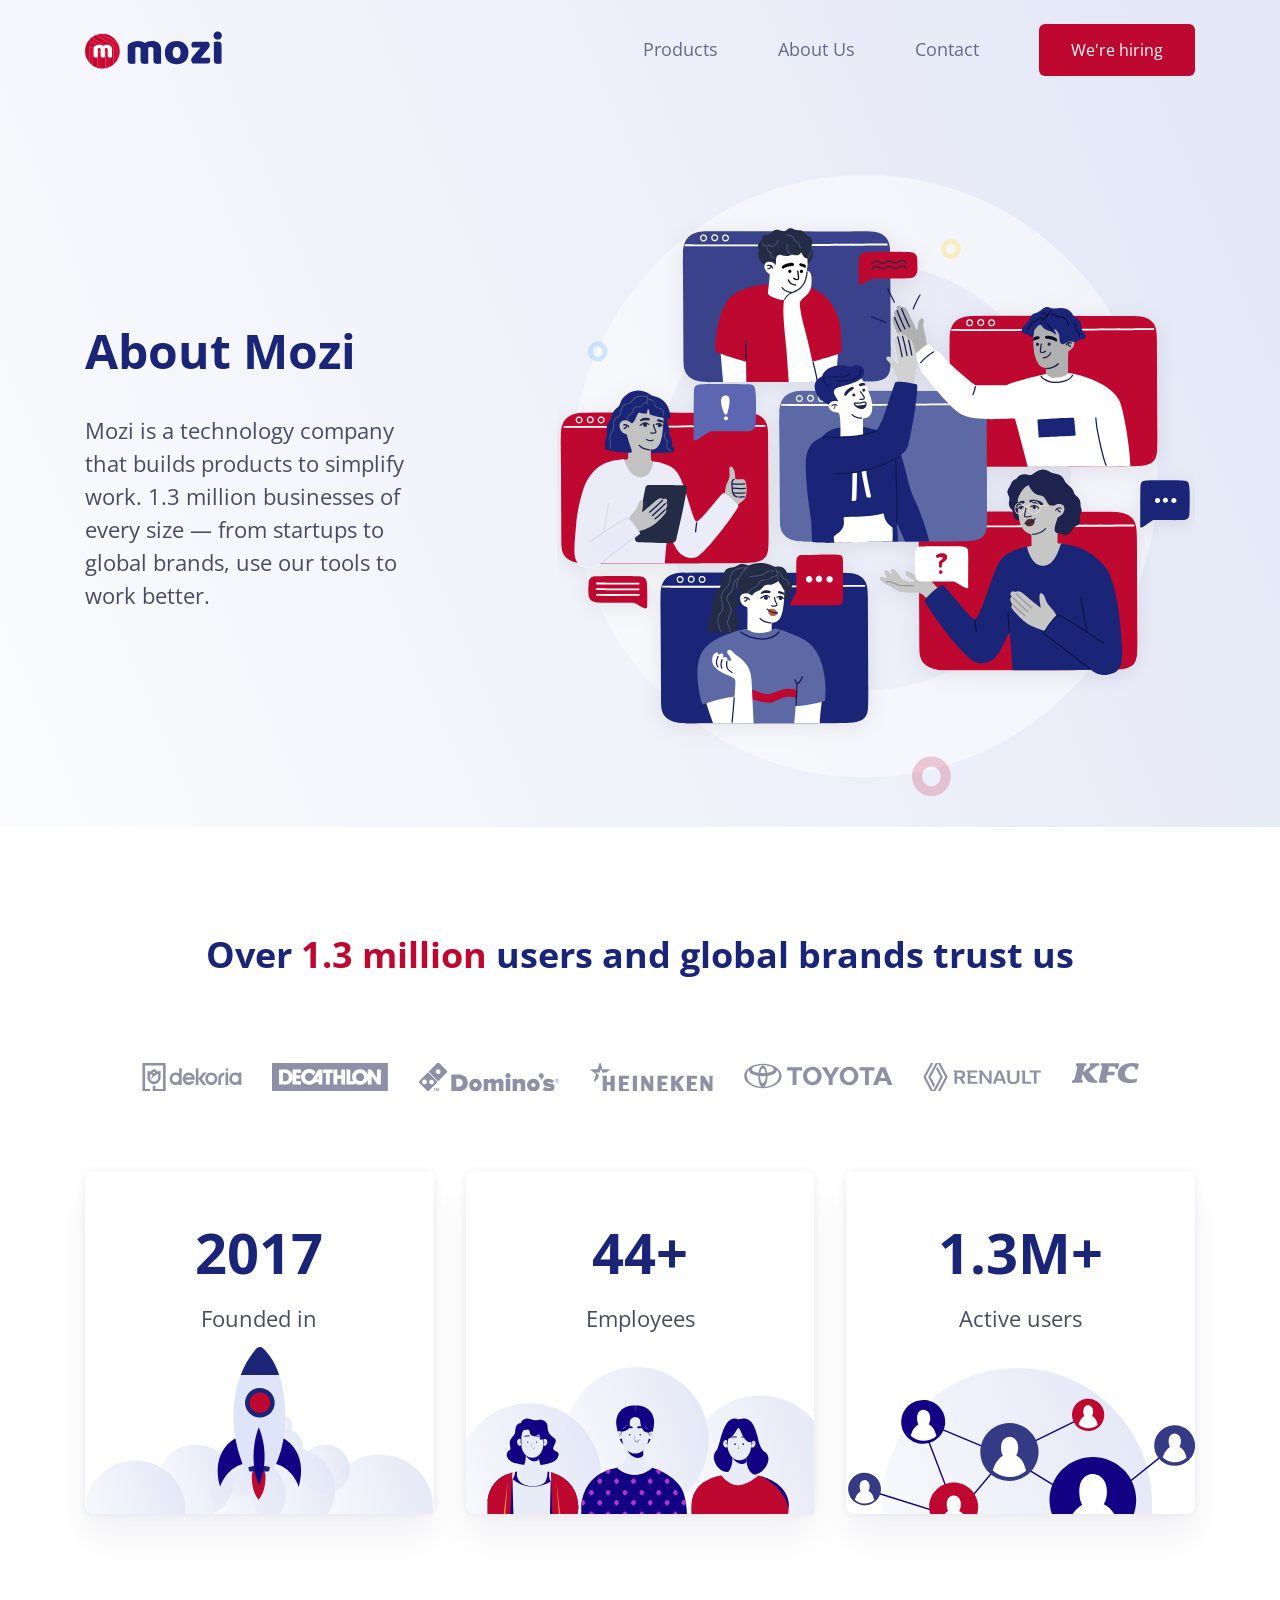
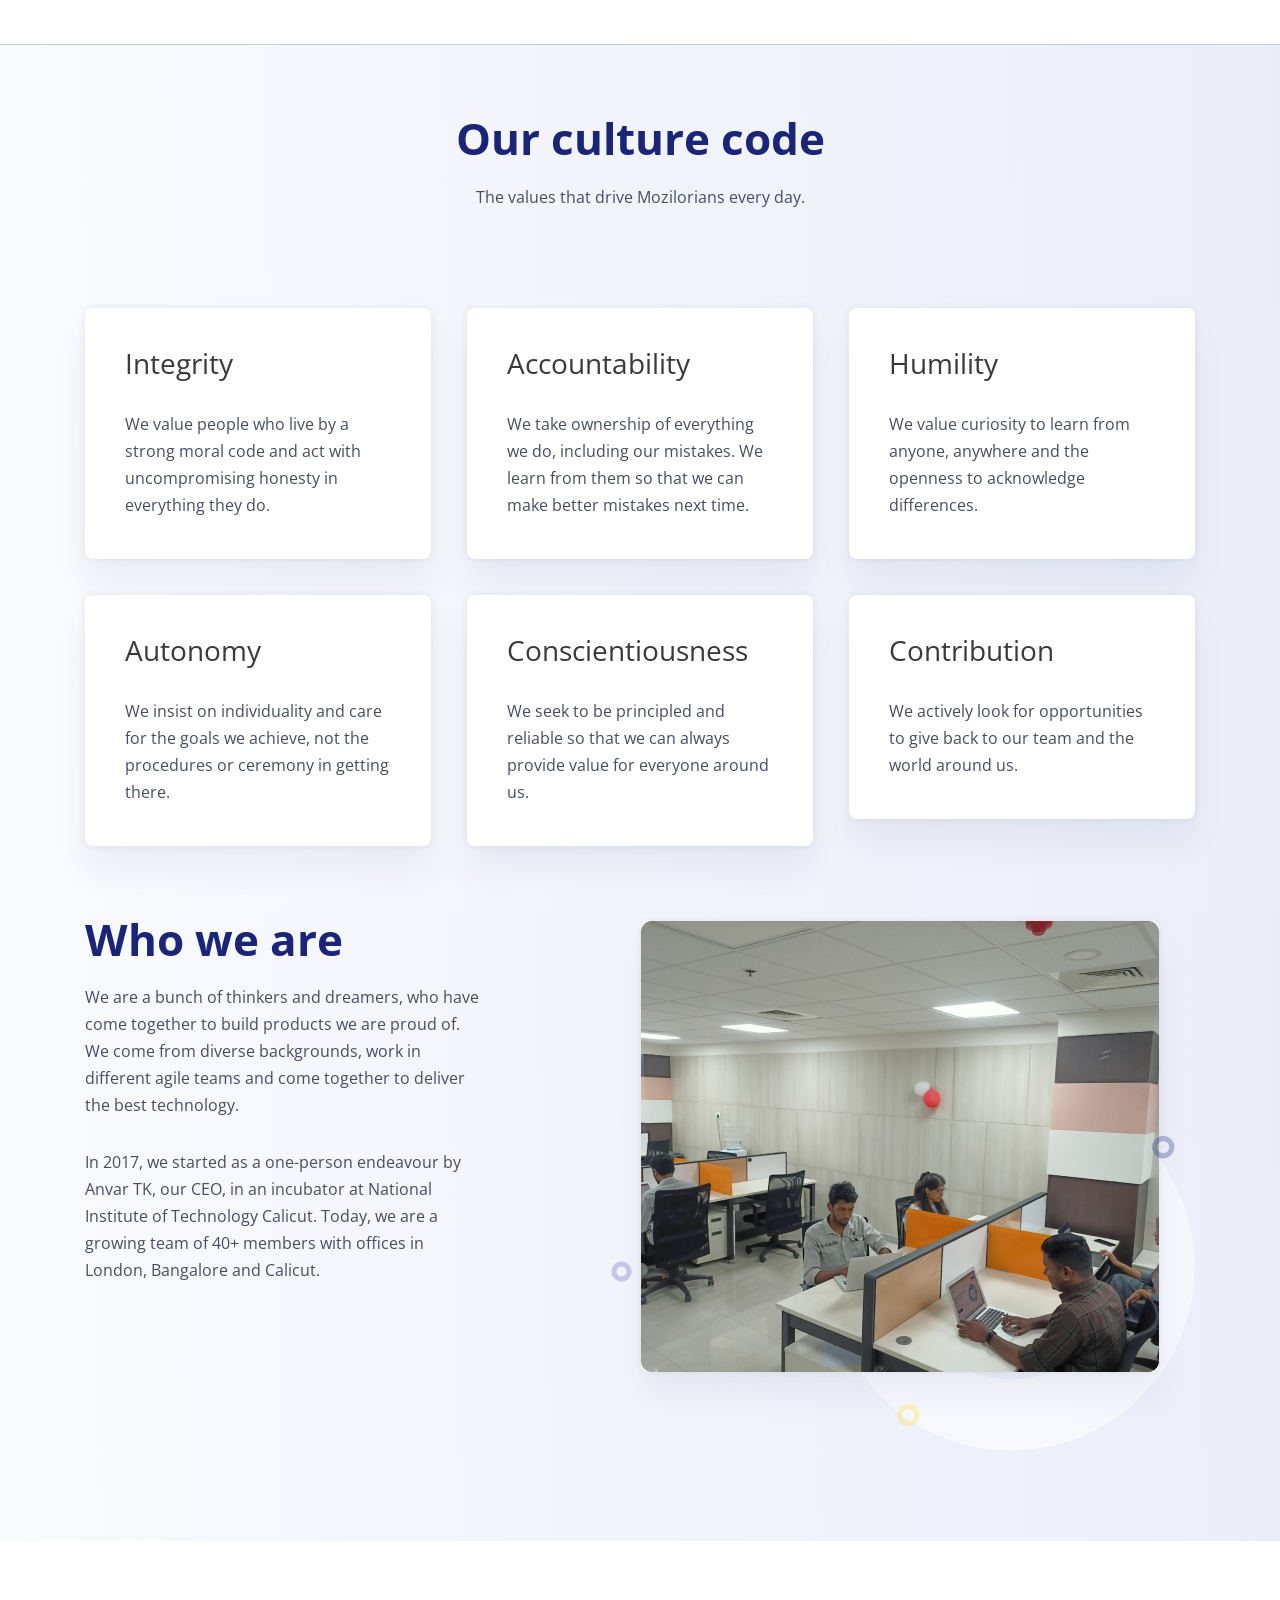
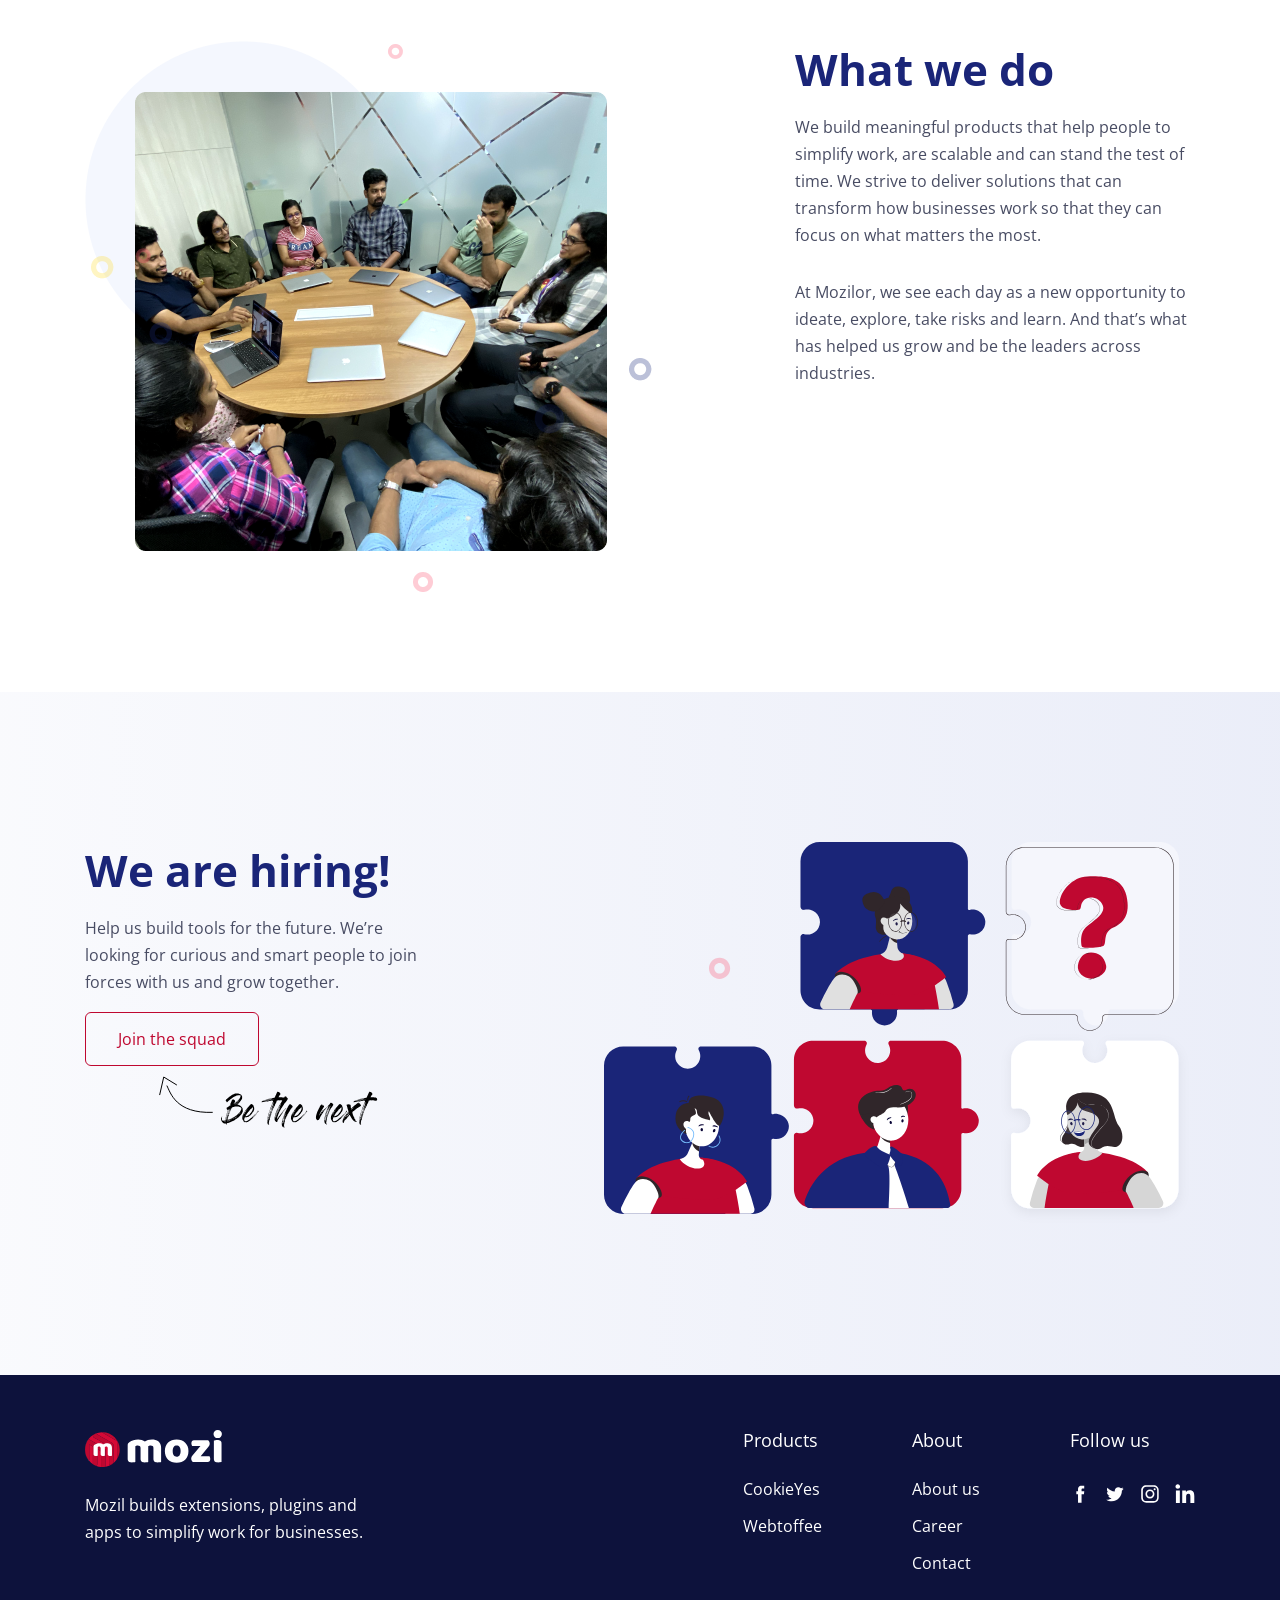
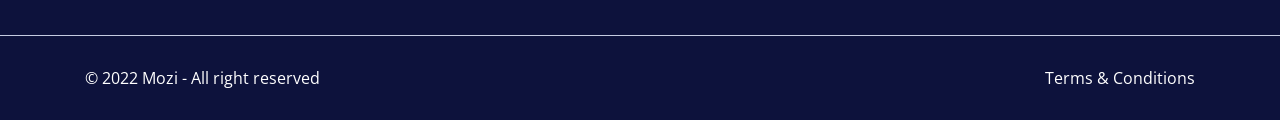
<file: index.html>
<!DOCTYPE html>
<html lang="en">

<head>
	<meta charset="UTF-8">
	<meta http-equiv="X-UA-Compatible" content="IE=edge">
	<meta name="viewport" content="width=device-width, initial-scale=1.0">
	<title>About</title>
	<link rel="stylesheet" href="css/style.css">
	<link href="https://fonts.googleapis.com/css2?family=Open+Sans:wght@400;700&display=swap" rel="stylesheet">
</head>

<body>

	<svg display="none">

		<symbol viewBox="0 0 512 512" id="arrow">
			<g clip-path="url(#clip0_473_386)">
				<path
					d="M322.7,128.4L423,233.4c6,5.8,9,13.7,9,22.4c0,8.7-3,16.5-9,22.4L322.7,383.6c-11.9,12.5-31.3,12.5-43.2,0  c-11.9-12.5-11.9-32.7,0-45.2l48.2-50.4h-217C93.7,288,80,273.7,80,256c0-17.7,13.7-32,30.6-32h217l-48.2-50.4  c-11.9-12.5-11.9-32.7,0-45.2C291.4,115.9,310.7,115.9,322.7,128.4z" />
			</g>
		</symbol>

		<symbol viewBox="0 0 56.693 56.693" id="facebook">
			<path
				d="M40.43,21.739h-7.645v-5.014c0-1.883,1.248-2.322,2.127-2.322c0.877,0,5.395,0,5.395,0V6.125l-7.43-0.029  c-8.248,0-10.125,6.174-10.125,10.125v5.518h-4.77v8.53h4.77c0,10.947,0,24.137,0,24.137h10.033c0,0,0-13.32,0-24.137h6.77  L40.43,21.739z" />
		</symbol>

		<symbol viewBox="0 0 56.693 56.693" id="twitter">
			<path
				d="M52.837,15.065c-1.811,0.805-3.76,1.348-5.805,1.591c2.088-1.25,3.689-3.23,4.444-5.592c-1.953,1.159-4.115,2-6.418,2.454  c-1.843-1.964-4.47-3.192-7.377-3.192c-5.581,0-10.106,4.525-10.106,10.107c0,0.791,0.089,1.562,0.262,2.303  c-8.4-0.422-15.848-4.445-20.833-10.56c-0.87,1.492-1.368,3.228-1.368,5.082c0,3.506,1.784,6.6,4.496,8.412  c-1.656-0.053-3.215-0.508-4.578-1.265c-0.001,0.042-0.001,0.085-0.001,0.128c0,4.896,3.484,8.98,8.108,9.91  c-0.848,0.23-1.741,0.354-2.663,0.354c-0.652,0-1.285-0.063-1.902-0.182c1.287,4.015,5.019,6.938,9.441,7.019  c-3.459,2.711-7.816,4.327-12.552,4.327c-0.815,0-1.62-0.048-2.411-0.142c4.474,2.869,9.786,4.541,15.493,4.541  c18.591,0,28.756-15.4,28.756-28.756c0-0.438-0.009-0.875-0.028-1.309C49.769,18.873,51.483,17.092,52.837,15.065z" />
		</symbol>

		<symbol viewBox="0 0 56.7 56.7" id="instagram">
			<g>
				<path d="M28.2,16.7c-7,0-12.8,5.7-12.8,12.8s5.7,12.8,12.8,12.8S41,36.5,41,29.5S35.2,16.7,28.2,16.7z M28.2,37.7
					c-4.5,0-8.2-3.7-8.2-8.2s3.7-8.2,8.2-8.2s8.2,3.7,8.2,8.2S32.7,37.7,28.2,37.7z" />
				<circle cx="41.5" cy="16.4" r="2.9" />
				<path d="M49,8.9c-2.6-2.7-6.3-4.1-10.5-4.1H17.9c-8.7,0-14.5,5.8-14.5,14.5v20.5c0,4.3,1.4,8,4.2,10.7c2.7,2.6,6.3,3.9,10.4,3.9
					h20.4c4.3,0,7.9-1.4,10.5-3.9c2.7-2.6,4.1-6.3,4.1-10.6V19.3C53,15.1,51.6,11.5,49,8.9z M48.6,39.9c0,3.1-1.1,5.6-2.9,7.3
					s-4.3,2.6-7.3,2.6H18c-3,0-5.5-0.9-7.3-2.6C8.9,45.4,8,42.9,8,39.8V19.3c0-3,0.9-5.5,2.7-7.3c1.7-1.7,4.3-2.6,7.3-2.6h20.6
					c3,0,5.5,0.9,7.3,2.7c1.7,1.8,2.7,4.3,2.7,7.2V39.9L48.6,39.9z" />
			</g>
		</symbol>

		<symbol viewBox="0 0 17 17" id="linked">
			<path d="M4.01709 16.5715H0.780099V5.93569H4.10958V16.5715H4.01709ZM2.35236 4.45592C1.33501 4.45592 0.410156 3.62356 0.410156 2.51373C0.410156 1.49639 1.24253 0.571533 2.35236 0.571533C3.36969 0.571533 4.29454 1.4039 4.29454 2.51373C4.29454 3.62356 3.46218 4.45592 2.35236 4.45592ZM16.4102 16.5715H13.0807V11.3923C13.0807 10.19 13.0807 8.61777 11.4159 8.61777C9.65872 8.61777 9.47374 9.91257 9.47374 11.2999V16.5715H6.14426V5.93569H9.28877V7.41547C9.7512 6.58309 10.7685 5.75072 12.4333 5.75072C15.7628 5.75072 16.4102 7.97037 16.4102 10.8374V16.5715Z"/>
		</symbol>
	</svg>

	<div class="wrapper">
		<header class="header">
			<div class="header__container _container">
				<div class="header__logo">
					<img src="img/header/header-logo__icon.svg" alt="Логотип">
				</div>
				<div class="header__menu menu">
					<input type="checkbox" id="menu__toggle">
					<nav class="menu__body">
						<ul class="menu__list">
							<li class="menu__item"><a href="products.html" class="menu__link">Products</a></li>
							<li class="menu__item"><a href="about.html" class="menu__link">About Us</a></li>
							<li class="menu__item"><a href="contact.html" class="menu__link">Contact</a></li>
							<li class="menu__item"><a href="#" class="menu__link menu__link_button button">We're hiring</a>
							</li>
						</ul>
					</nav>
				</div>
				<label for="menu__toggle" class="header__burger">
					<span></span>
					<span></span>
					<span></span>
				</label>
			</div>
		</header>

		<main class="main">
			<section class="about-mozi">
				<div class="about-mozi__container _container">
					<div class="about-mozi__content content">
						<h1 class="content__title">
							About Mozi
						</h1>
						<div class="content__text">
							Mozi is a technology company that builds products to simplify work. 1.3 million businesses of every
							size — from startups to global brands, use our tools to work better.
						</div>
					</div>
					<div class="about-mozi__bg">
						<img src="img/about-mozi/about-mozi__img.svg" alt="Abuot Mozi">
					</div>
				</div>

			</section>
			<section class="brands">
				<div class="brands__container _container">
					<h2 class="brands__title">Over <span>1.3 million</span> users and global brands trust us </h2>
					<div class="brands__icons">
						<div class="brands__icon"><img src="img/main/brands/dekoria.svg" alt="Dekoria"></div>
						<div class="brands__icon"><img src="img/main/brands/decathlon__icon.svg" alt="Decathlon"></div>
						<div class="brands__icon"><img src="img/main/brands/dominos__icon.svg" alt="Domino's pizza"></div>
						<div class="brands__icon"><img src="img/main/brands/heineken__icon.svg" alt="Heineken"></div>
						<div class="brands__icon"><img src="img/main/brands/toyota__icon.svg" alt="Toyota"></div>
						<div class="brands__icon"><img src="img/main/brands/renault__icon.svg" alt="Renault"></div>
						<div class="brands__icon"><img src="img/main/brands/kfc__icon.svg" alt="KFC"></div>
					</div>
					<div class="brands__wrapper">
						<div class="brands__column">
							<div class="brands__body">
								<div class="brands__content">
									<div class="brands__value">2017</div>
									<div class="brands__name">Founded in</div>
								</div>
								<div class="brands__img">
									<img src="img/brands/brands-rocket__icon.svg" alt="Ракета">
								</div>
							</div>
						</div>
						<div class="brands__column">
							<div class="brands__body">
								<div class="brands__content">
									<div class="brands__value">44+</div>
									<div class="brands__name">Employees</div>
								</div>
								<div class="brands__img">
									<img src="img/brands/brands-employers__icon.svg" alt="Employers">
								</div>
							</div>
						</div>
						<div class="brands__column">
							<div class="brands__body">
								<div class="brands__content">
									<div class="brands__value">1.3M+</div>
									<div class="brands__name">Active users</div>
								</div>
								<div class="brands__img">
									<img src="img/brands/brands-users__icon.svg" alt="Active users">
								</div>
							</div>
						</div>
					</div>
				</div>
			</section>
			<section class="code">
				<div class="code__container _container">
					<div class="code__header block-header">
						<h2 class="block-header__title">
							Our culture code
						</h2>
						<div class="block-header__text">
							The values that drive Mozilorians every day.
						</div>
					</div>
					<div class="code__wrapper">
						<div class="code__item">
							<div class="code__body">
								<h3 class="code__name">Integrity</h3>
								<div class="code__text">
									We value people who live by a
									strong moral code and act with uncompromising honesty in everything they do.
								</div>
							</div>
						</div>
						<div class="code__item">
							<div class="code__body">
								<h3 class="code__name">Accountability</h3>
								<div class="code__text">
									We take ownership of everything we do, including our mistakes. We learn from them so that we
									can make better mistakes next time.
								</div>
							</div>
						</div>
						<div class="code__item">
							<div class="code__body">
								<h3 class="code__name">Humility</h3>
								<div class="code__text">
									We value curiosity to learn from anyone, anywhere and the openness to acknowledge
									differences.
								</div>
							</div>
						</div>
					</div>
					<div class="code__wrapper">
						<div class="code__item">
							<div class="code__body">
								<h3 class="code__name">Autonomy</h3>
								<div class="code__text">
									We insist on individuality and care for the goals we achieve, not the procedures or ceremony
									in getting there.
								</div>
							</div>
						</div>
						<div class="code__item">
							<div class="code__body">
								<h3 class="code__name">Conscientiousness</h3>
								<div class="code__text">
									We seek to be principled and reliable so that we can always provide value for everyone around
									us.
								</div>
							</div>
						</div>
						<div class="code__item">
							<div class="code__body">
								<h3 class="code__name">Contribution</h3>
								<div class="code__text">
									We actively look for opportunities to give back to our team and the world around us.
								</div>
							</div>
						</div>
					</div>
				</div>
			</section>
			<section class="who-we">
				<div class="who-we__container _container">
					<div class="who-we__box box">
						<div class="box__body block-header">
							<h2 class="block-header__title">Who we are</h2>
							<div class="block-header__text">
								<p>
									We are a bunch of thinkers and dreamers, who have come together to build products we are proud of. We come from diverse backgrounds, work in different agile teams and come together to deliver the best technology.
								</p> 
								<p>
									In 2017, we started as a one-person endeavour by Anvar TK, our CEO, in an incubator at National Institute of Technology Calicut.  Today, we are a growing team of 40+ members with offices in London, Bangalore and Calicut. 
								</p>
							</div>
						</div>
						<div class="box__img">
							<img src="img/who-we/who-we__img.png" alt="Who we are">
						</div>
					</div>
				</div>
			</section>
			<section class="what-we">
				<div class="what-we__container _container">
					<div class="what-we__box box">
						<div class="box__body block-header">
							<h2 class="block-header__title">What we do</h2>
							<div class="block-header__text">
								<p>
									We build meaningful products that help people to simplify work, are scalable and can stand the test of time. We strive to deliver solutions that can transform how businesses work so that they can focus on what matters the most.
								</p> 
								<p>
									At Mozilor, we see each day as a new opportunity to ideate, explore, take risks and learn.  And that’s what has helped us grow and be the leaders across industries. 
								</p>
							</div>
						</div>
						<div class="box__img">
							<img src="img/what-we/what-we-do__img.png" alt="What we do">
						</div>
					</div>
				</div>
			</section>
			<section class="hiring">
				<div class="hiring__container _container">
					<div class="hiring__header block-header">
						<h2 class="block-header__title">
							We are hiring!
						</h2>
						<div class="block-header__text">
							Help us build tools for the future. We’re looking for curious and smart people to join forces with us and grow together.
						</div>
						<a class="block-header__button button button_br" href="career.html">Join the squad 
							<span><img class="button__img" src="img/hiring/be-the-next__img.svg" alt="Be the next!"></span> 
						</a>
					</div>
					<div class="hiring__img">
						<img src="img/hiring/hiring__img.svg" alt="Wa are hiring!">
					</div>
				</div>
			</section>
		</main>

		<footer class="footer">
			<div class="footer__top">
				<div class="footer__container _container">
					<div class="footer__disclaimer">
						<div class="footer__logo"><img src="img/footer/footer-logo__icon.svg" alt="Логотип"></div>
						<div class="footer__text">
							Mozil builds extensions, plugins and apps to simplify work for businesses.
						</div>
					</div>
					<div class="footer__lists">
						<ul class="footer__list">
							<div class="footer__lable">Products</div>
							<li class="footer__item"><a class="footer__link" href="products.html">CookieYes</a></li>
							<li class="footer__item"><a class="footer__link" href="products.html">Webtoffee</a></li>
						</ul>
						<ul class="footer__list">
							<div class="footer__lable">About</div>
							<li class="footer__item"><a class="footer__link" href="about.html">About us</a></li>
							<li class="footer__item"><a class="footer__link" href="career.html">Career</a></li>
							<li class="footer__item"><a class="footer__link" href="contact.html">Contact</a></li>
						</ul>
						<div class="footer__media">
							<div class="footer__lable">Follow us</div>
							<ul class="footer__list footer__list_socials">
								<li class="footer__item"><a class="footer__link" href="#"><svg>
											<use xlink:href="#facebook"></use>
										</svg></a></li>
								<li class="footer__item"><a class="footer__link" href="#"><svg>
											<use xlink:href="#twitter"></use>
										</svg></a></li>
								<li class="footer__item"><a class="footer__link" href="#"><svg>
											<use xlink:href="#instagram"></use>
										</svg></a></li>
								<li class="footer__item"><a class="footer__link" href="#"><svg>
											<use xlink:href="#linked"></use>
										</svg></a></li>
							</ul>
						</div>
					</div>
				</div>
			</div>
			<div class="footer__bottom">
				<div class="footer__container _container">
					<div class="footer__reserved">© 2022 Mozi - All right reserved </div>
					<div class="footer__last">Terms & Conditions</div>
				</div>
			</div>
		</footer>
	</div>
</body>

</html>
</file>
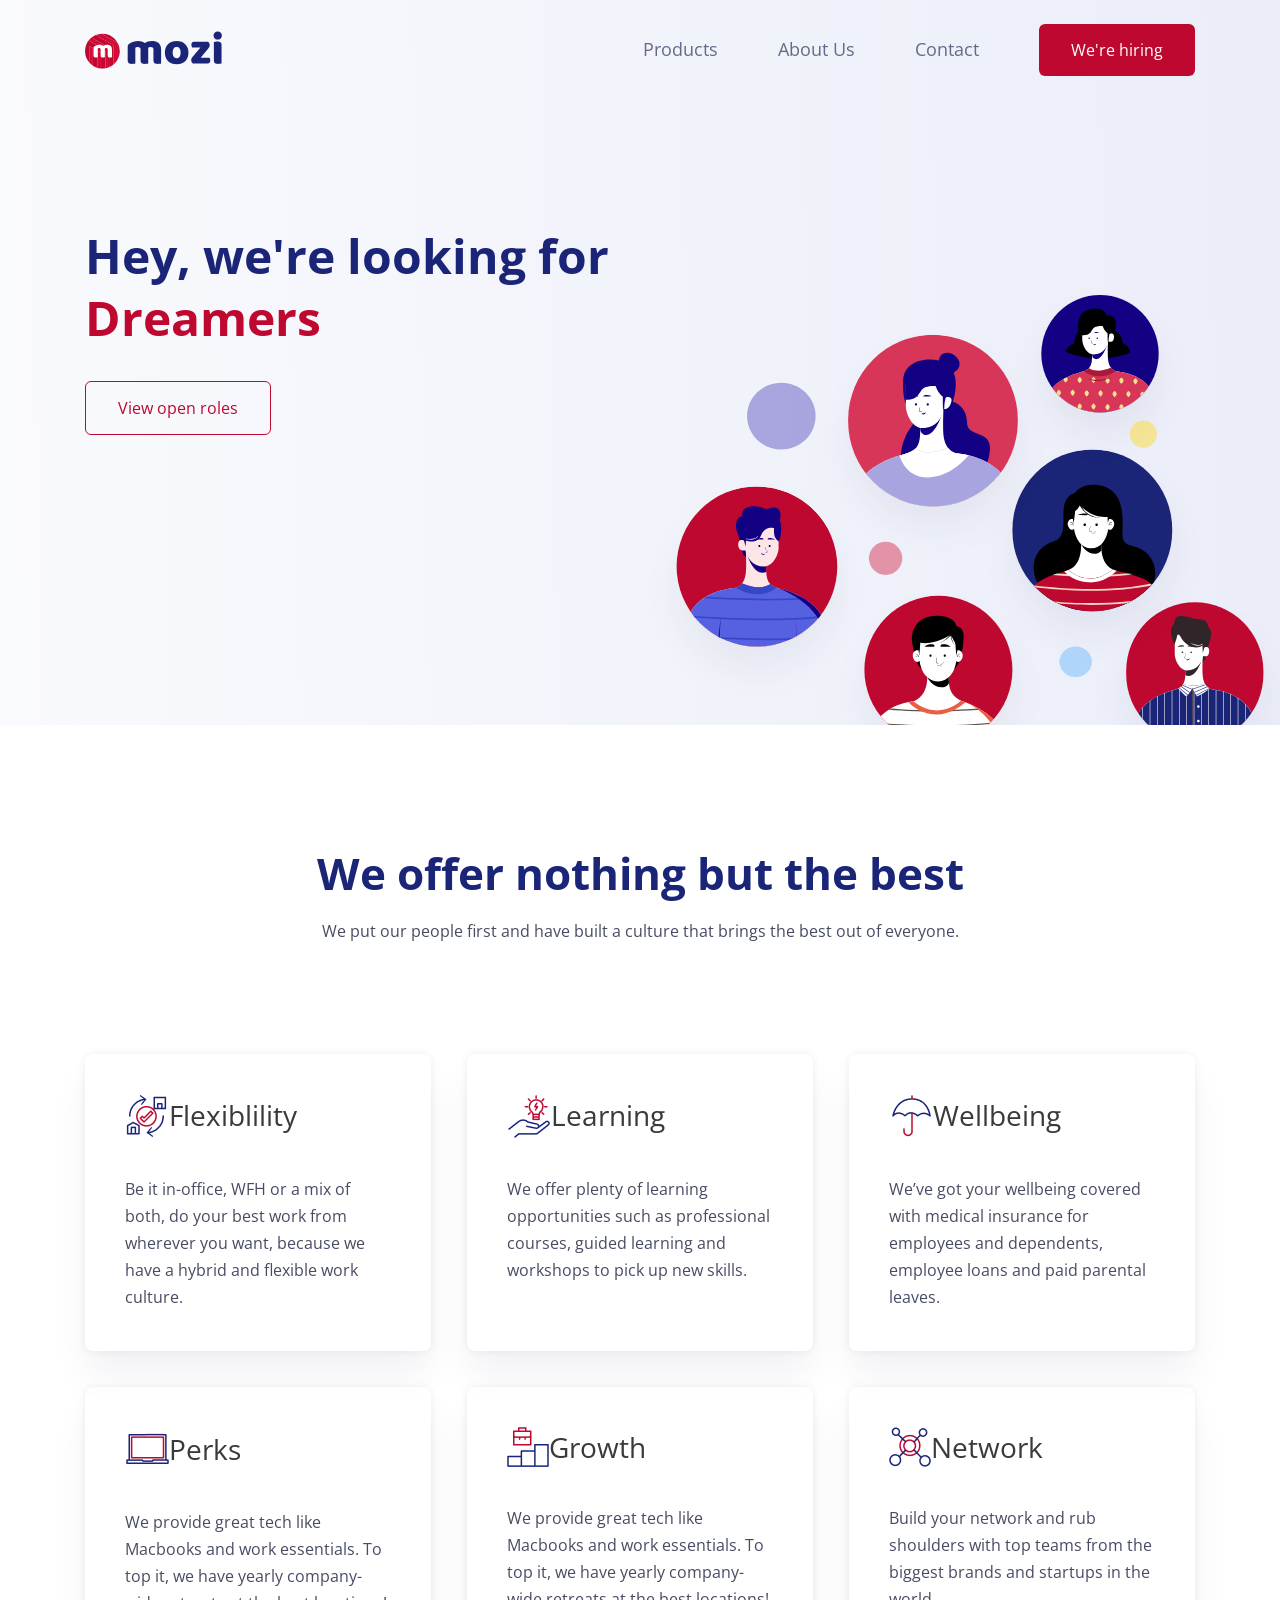
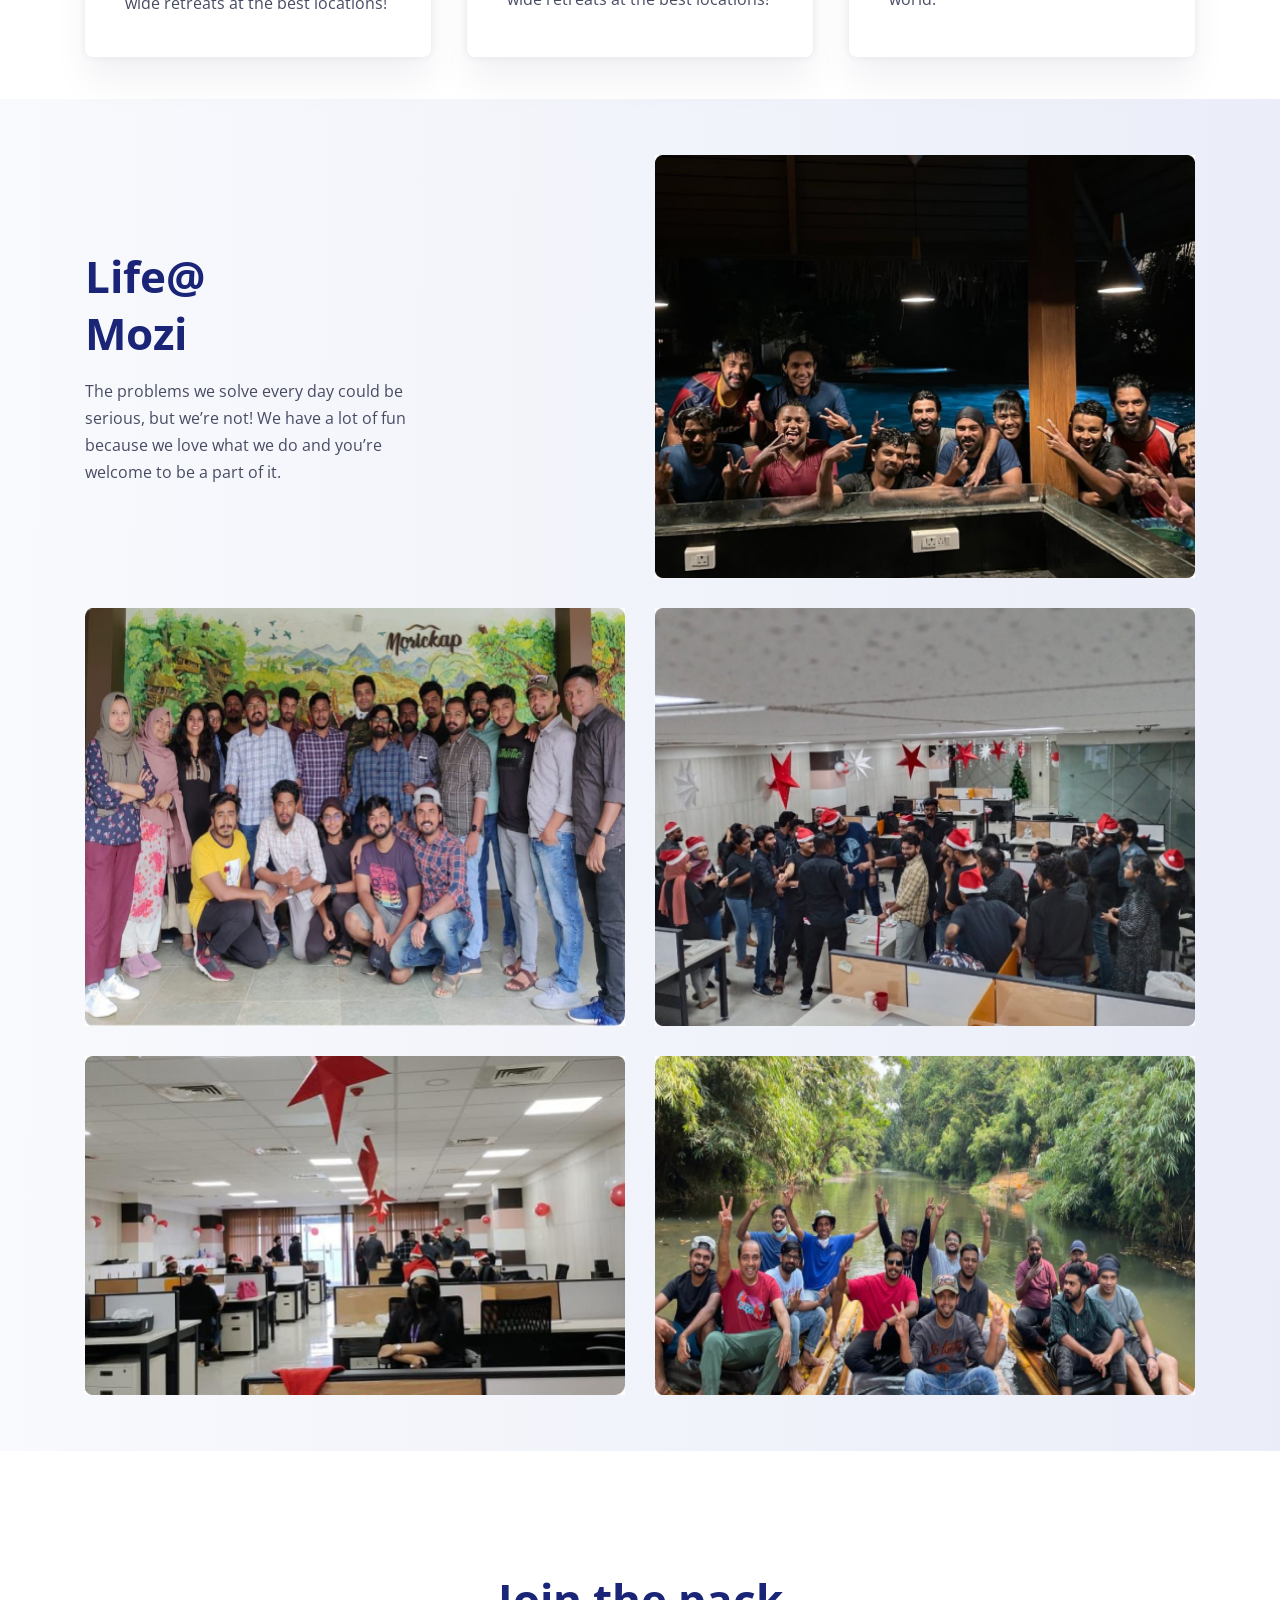
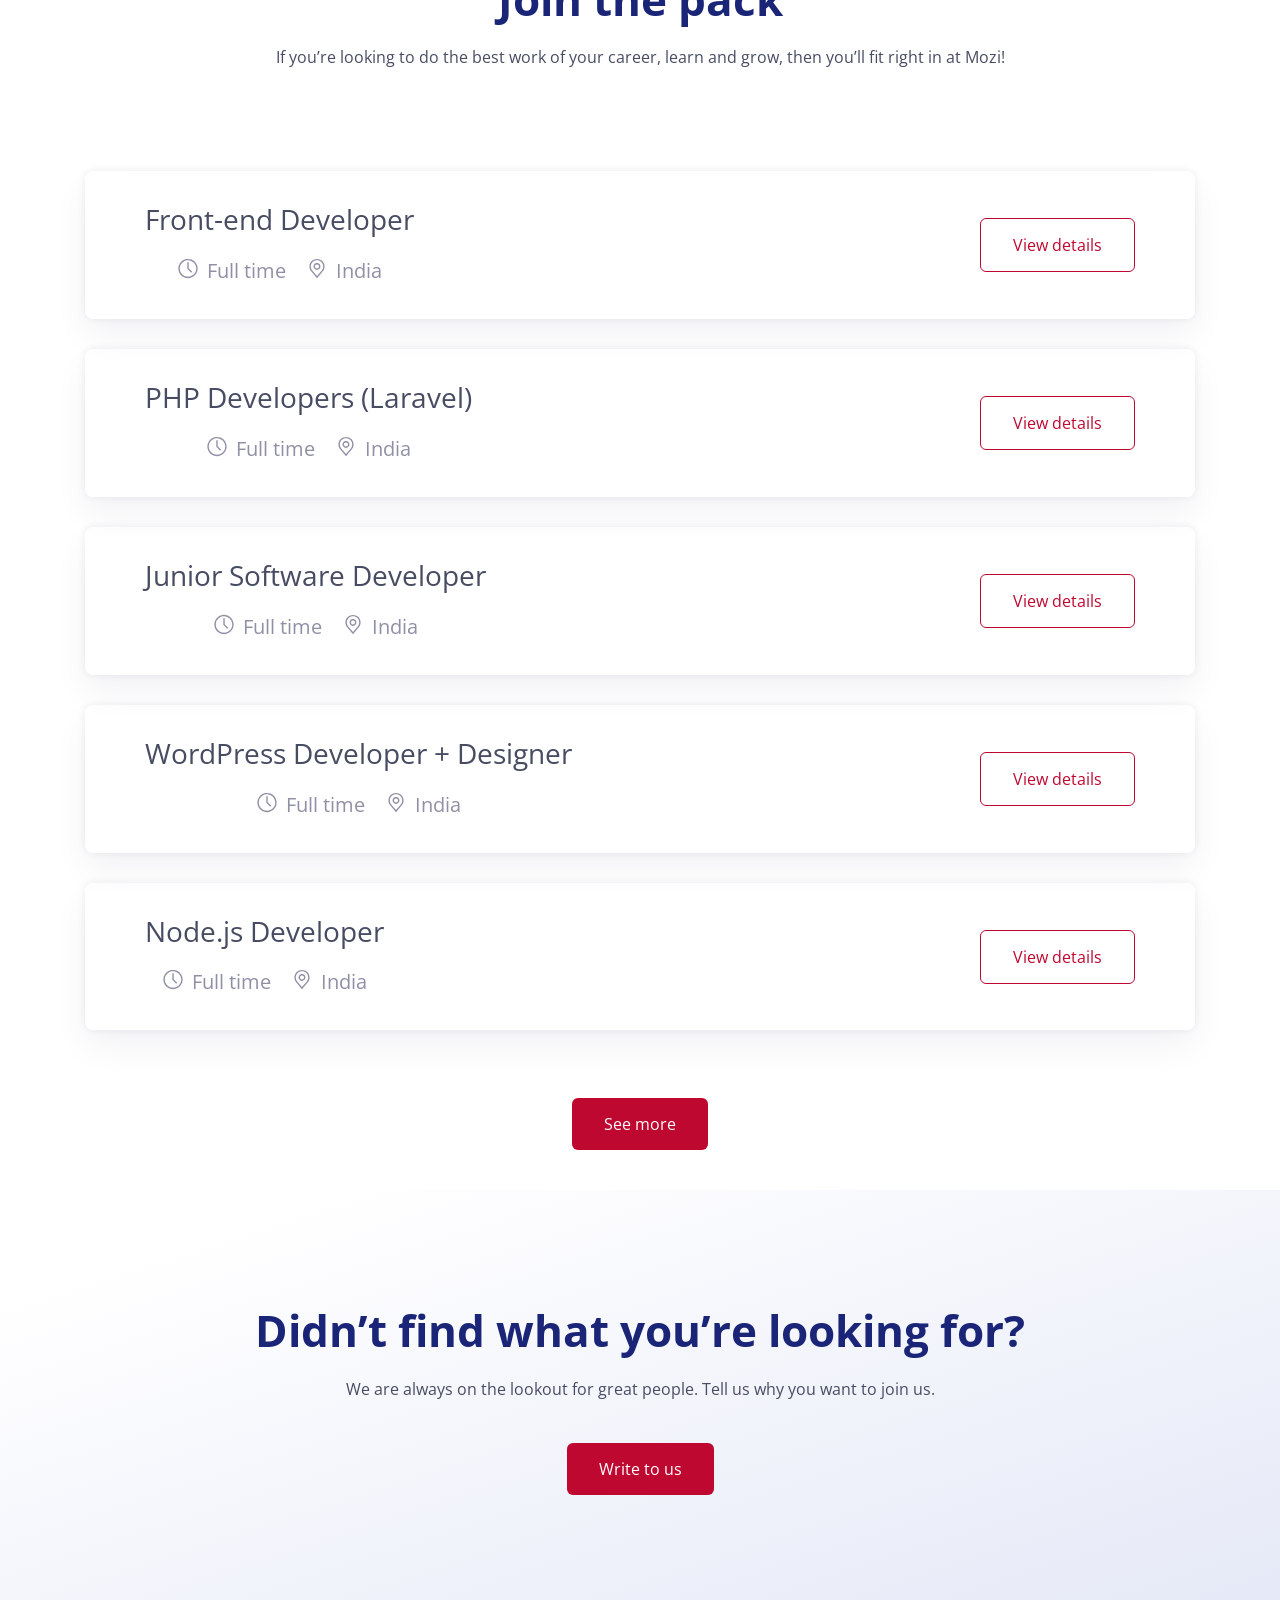
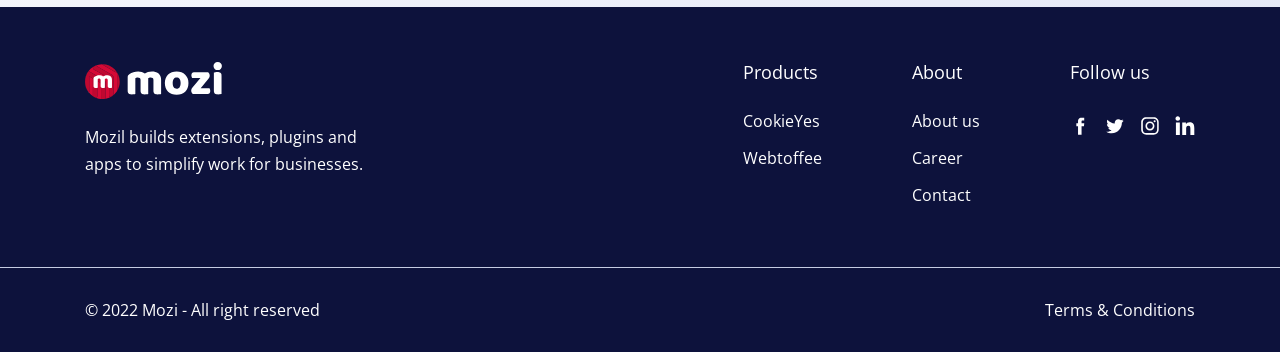
<file: career.html>
<!DOCTYPE html>
<html lang="en">

<head>
	<meta charset="UTF-8">
	<meta http-equiv="X-UA-Compatible" content="IE=edge">
	<meta name="viewport" content="width=device-width, initial-scale=1.0">
	<title>Career</title>
	<link rel="stylesheet" href="css/style.css">
	<link href="https://fonts.googleapis.com/css2?family=Open+Sans:wght@400;700&display=swap" rel="stylesheet">
</head>

<body>

	<svg display="none">

		<symbol viewBox="0 0 512 512" id="arrow">
			<g clip-path="url(#clip0_473_386)">
				<path
					d="M322.7,128.4L423,233.4c6,5.8,9,13.7,9,22.4c0,8.7-3,16.5-9,22.4L322.7,383.6c-11.9,12.5-31.3,12.5-43.2,0  c-11.9-12.5-11.9-32.7,0-45.2l48.2-50.4h-217C93.7,288,80,273.7,80,256c0-17.7,13.7-32,30.6-32h217l-48.2-50.4  c-11.9-12.5-11.9-32.7,0-45.2C291.4,115.9,310.7,115.9,322.7,128.4z" />
			</g>
		</symbol>

		<symbol viewBox="0 0 56.693 56.693" id="facebook">
			<path
				d="M40.43,21.739h-7.645v-5.014c0-1.883,1.248-2.322,2.127-2.322c0.877,0,5.395,0,5.395,0V6.125l-7.43-0.029  c-8.248,0-10.125,6.174-10.125,10.125v5.518h-4.77v8.53h4.77c0,10.947,0,24.137,0,24.137h10.033c0,0,0-13.32,0-24.137h6.77  L40.43,21.739z" />
		</symbol>

		<symbol viewBox="0 0 56.693 56.693" id="twitter">
			<path
				d="M52.837,15.065c-1.811,0.805-3.76,1.348-5.805,1.591c2.088-1.25,3.689-3.23,4.444-5.592c-1.953,1.159-4.115,2-6.418,2.454  c-1.843-1.964-4.47-3.192-7.377-3.192c-5.581,0-10.106,4.525-10.106,10.107c0,0.791,0.089,1.562,0.262,2.303  c-8.4-0.422-15.848-4.445-20.833-10.56c-0.87,1.492-1.368,3.228-1.368,5.082c0,3.506,1.784,6.6,4.496,8.412  c-1.656-0.053-3.215-0.508-4.578-1.265c-0.001,0.042-0.001,0.085-0.001,0.128c0,4.896,3.484,8.98,8.108,9.91  c-0.848,0.23-1.741,0.354-2.663,0.354c-0.652,0-1.285-0.063-1.902-0.182c1.287,4.015,5.019,6.938,9.441,7.019  c-3.459,2.711-7.816,4.327-12.552,4.327c-0.815,0-1.62-0.048-2.411-0.142c4.474,2.869,9.786,4.541,15.493,4.541  c18.591,0,28.756-15.4,28.756-28.756c0-0.438-0.009-0.875-0.028-1.309C49.769,18.873,51.483,17.092,52.837,15.065z" />
		</symbol>

		<symbol viewBox="0 0 56.7 56.7" id="instagram">
			<g>
				<path d="M28.2,16.7c-7,0-12.8,5.7-12.8,12.8s5.7,12.8,12.8,12.8S41,36.5,41,29.5S35.2,16.7,28.2,16.7z M28.2,37.7
					c-4.5,0-8.2-3.7-8.2-8.2s3.7-8.2,8.2-8.2s8.2,3.7,8.2,8.2S32.7,37.7,28.2,37.7z" />
				<circle cx="41.5" cy="16.4" r="2.9" />
				<path d="M49,8.9c-2.6-2.7-6.3-4.1-10.5-4.1H17.9c-8.7,0-14.5,5.8-14.5,14.5v20.5c0,4.3,1.4,8,4.2,10.7c2.7,2.6,6.3,3.9,10.4,3.9
					h20.4c4.3,0,7.9-1.4,10.5-3.9c2.7-2.6,4.1-6.3,4.1-10.6V19.3C53,15.1,51.6,11.5,49,8.9z M48.6,39.9c0,3.1-1.1,5.6-2.9,7.3
					s-4.3,2.6-7.3,2.6H18c-3,0-5.5-0.9-7.3-2.6C8.9,45.4,8,42.9,8,39.8V19.3c0-3,0.9-5.5,2.7-7.3c1.7-1.7,4.3-2.6,7.3-2.6h20.6
					c3,0,5.5,0.9,7.3,2.7c1.7,1.8,2.7,4.3,2.7,7.2V39.9L48.6,39.9z" />
			</g>
		</symbol>

		<symbol viewBox="0 0 17 17" id="linked">
			<path d="M4.01709 16.5715H0.780099V5.93569H4.10958V16.5715H4.01709ZM2.35236 4.45592C1.33501 4.45592 0.410156 3.62356 0.410156 2.51373C0.410156 1.49639 1.24253 0.571533 2.35236 0.571533C3.36969 0.571533 4.29454 1.4039 4.29454 2.51373C4.29454 3.62356 3.46218 4.45592 2.35236 4.45592ZM16.4102 16.5715H13.0807V11.3923C13.0807 10.19 13.0807 8.61777 11.4159 8.61777C9.65872 8.61777 9.47374 9.91257 9.47374 11.2999V16.5715H6.14426V5.93569H9.28877V7.41547C9.7512 6.58309 10.7685 5.75072 12.4333 5.75072C15.7628 5.75072 16.4102 7.97037 16.4102 10.8374V16.5715Z"/>
		</symbol>
	</svg>

	<div class="wrapper">
		<header class="header">
			<div class="header__container _container">
				<div class="header__logo">
					<img src="img/header/header-logo__icon.svg" alt="Логотип">
				</div>
				<div class="header__menu menu">
					<input type="checkbox" id="menu__toggle">
					<nav class="menu__body">
						<ul class="menu__list">
							<li class="menu__item"><a href="products.html" class="menu__link">Products</a></li>
							<li class="menu__item"><a href="index.html" class="menu__link">About Us</a></li>
							<li class="menu__item"><a href="contact.html" class="menu__link">Contact</a></li>
							<li class="menu__item"><a href="#" class="menu__link menu__link_button button">We're hiring</a>
							</li>
						</ul>
					</nav>
				</div>
				<label for="menu__toggle" class="header__burger">
					<span></span>
					<span></span>
					<span></span>
				</label>
			</div>
		</header>

		<main class="main">
			<section class="career">
				<div class="career__container _container">
					<div class="career__content content">
						<h1 class="content__title">
							Hey, we're looking for <span>Dreamers</span>
						</h1>
						<div class="content__text">
							<a class="content__button button button_br" href="#">View open roles</a>
						</div>
					</div>
					<div class="career__img">
						<img src="img/career/Group 2847.svg" alt="Career">
					</div>
				</div>
			</section>
			<section class="offer">
				<div class="offer__container _container">
					<div class="offer__header block-header">
						<h2 class="block-header__title">
							We offer nothing but the best
						</h2>
						<div class="block-header__text">
							We put our people first and have built a culture that brings the best out of everyone.
						</div>
					</div>
					<div class="offer__wraapper">
						<div class="offer__item">
							<div class="offer__body">
								<h3 class="offer__lable">
									<span><img src="img/offer/offer-icon-1.png" alt="Иконка 1"></span> Flexiblility
								</h3>
								<div class="offer__text">
									Be it in-office, WFH or a mix of both, do your best work from wherever you want, because we
									have a hybrid and flexible work culture.
								</div>
							</div>
						</div>
						<div class="offer__item">
							<div class="offer__body">
								<h3 class="offer__lable">
									<span><img src="img/offer/offer-icon-2.png" alt="Иконка 2"></span> Learning
								</h3>
								<div class="offer__text">
									We offer plenty of learning opportunities such as professional courses, guided learning and
									workshops to pick up new skills.
								</div>
							</div>
						</div>
						<div class="offer__item">
							<div class="offer__body">
								<h3 class="offer__lable">
									<span><img src="img/offer/offer-icon-3.png" alt="Иконка 3"></span> Wellbeing
								</h3>
								<div class="offer__text">
									We’ve got your wellbeing covered with medical insurance for employees and dependents,
									employee loans and paid parental leaves.
								</div>
							</div>
						</div>
						<div class="offer__item">
							<div class="offer__body">
								<h3 class="offer__lable">
									<span><img src="img/offer/offer-icon-4.png" alt="Иконка 4"></span> Perks
								</h3>
								<div class="offer__text">
									We provide great tech like Macbooks and work essentials. To top it, we have yearly
									company-wide retreats at the best locations!
								</div>
							</div>
						</div>
						<div class="offer__item">
							<div class="offer__body">
								<h3 class="offer__lable">
									<span><img src="img/offer/offer-icon-5.png" alt="Иконка 5"></span> Growth
								</h3>
								<div class="offer__text">
									We provide great tech like Macbooks and work essentials. To top it, we have yearly
									company-wide retreats at the best locations!
								</div>
							</div>
						</div>
						<div class="offer__item">
							<div class="offer__body">
								<h3 class="offer__lable">
									<span><img src="img/offer/offer-icon-6.png" alt="Иконка 6"></span> Network
								</h3>
								<div class="offer__text">
									Build your network and rub shoulders with top teams from the biggest brands and startups in
									the world.
								</div>
							</div>
						</div>
					</div>
				</div>
			</section>
			<section class="life-mozi">
				<div class="life-mozi__container _container">
					<div class="life-mozi__wrapper">
						<div class="life-mozi__header block-header">
							<h2 class="block-header__title">
								Life@ <br> Mozi
							</h2>
							<div class="block-header__text">
								The problems we solve every day could be serious, but we’re not! We have a lot of fun because we
								love what we do and you’re welcome to be a part of it.
							</div>
						</div>
					</div>
					<div class="life-mozi__img">
						<img src="img/life-mozi/life-mozi-1.jpg" alt="Фото 1">
					</div>
					<div class="life-mozi__img">
						<img src="img/life-mozi/life-mozi-2.jpg" alt="Фото 2">
					</div>
					<div class="life-mozi__img">
						<img src="img/life-mozi/life-mozi-3.jpg" alt="Фото 3">
					</div>
					<div class="life-mozi__img">
						<img src="img/life-mozi/life-mozi-4.jpg" alt="Фото 4">
					</div>
					<div class="life-mozi__img">
						<img src="img/life-mozi/life-mozi-5.jpg" alt="Фото 5">
					</div>
				</div>
			</section>
			<section class="join">
				<div class="join__container _container">
					<div class="join__header block-header">
						<h2 class="block-header__title">
							Join the pack
						</h2>
						<div class="block-header__text">
							If you’re looking to do the best work of your career, learn and grow, then you’ll fit right in at
							Mozi!
						</div>
					</div>
					<div class="join__items">
						<div class="join__item">
							<div class="join__body">
								<div class="join__position">Front-end Developer</div>
								<div class="join__info">
									<span class="join__work-time">Full time</span>
									<span class="join__location">India</span>
								</div>
							</div>
							<a class="join__button button button_br" href="#">View details</a>
						</div>
						<div class="join__item">
							<div class="join__body">
								<div class="join__position">PHP Developers (Laravel)</div>
								<div class="join__info">
									<span class="join__work-time">Full time</span>
									<span class="join__location">India</span>
								</div>
							</div>
							<a class="join__button button button_br" href="#">View details</a>
						</div>
						<div class="join__item">
							<div class="join__body">
								<div class="join__position">Junior Software Developer</div>
								<div class="join__info">
									<span class="join__work-time">Full time</span>
									<span class="join__location">India</span>
								</div>
							</div>
							<a class="join__button button button_br" href="#">View details</a>
						</div>
						<div class="join__item">
							<div class="join__body">
								<div class="join__position">WordPress Developer + Designer</div>
								<div class="join__info">
									<span class="join__work-time">Full time</span>
									<span class="join__location">India</span>
								</div>
							</div>
							<a class="join__button button button_br" href="#">View details</a>
						</div>
						<div class="join__item">
							<div class="join__body">
								<div class="join__position">Node.js Developer</div>
								<div class="join__info">
									<span class="join__work-time">Full time</span>
									<span class="join__location">India</span>
								</div>
							</div>
							<a class="join__button button button_br" href="#">View details</a>
						</div>
					</div>
					<a class="join__button button" href="#">See more</a>
				</div>
			</section>
			<section class="did-not-find">
				<div class="did-not-find__header block-header">
					<h2 class="block-header__title">
						Didn’t find what you’re looking for?
					</h2>
					<div class="block-header__text">
						We are always on the lookout for great people. Tell us why you want to join us.
					</div>
					<a class="did-not-find__button button" href="contact.html">Write to us</a>
				</div>
			</section>
		</main>

		<footer class="footer">
			<div class="footer__top">
				<div class="footer__container _container">
					<div class="footer__disclaimer">
						<div class="footer__logo"><img src="img/footer/footer-logo__icon.svg" alt="Логотип"></div>
						<div class="footer__text">
							Mozil builds extensions, plugins and apps to simplify work for businesses.
						</div>
					</div>
					<div class="footer__lists">
						<ul class="footer__list">
							<div class="footer__lable">Products</div>
							<li class="footer__item"><a class="footer__link" href="products.html">CookieYes</a></li>
							<li class="footer__item"><a class="footer__link" href="products.html">Webtoffee</a></li>
						</ul>
						<ul class="footer__list">
							<div class="footer__lable">About</div>
							<li class="footer__item"><a class="footer__link" href="index.html">About us</a></li>
							<li class="footer__item"><a class="footer__link" href="career.html">Career</a></li>
							<li class="footer__item"><a class="footer__link" href="contact.html">Contact</a></li>
						</ul>
						<div class="footer__media">
							<div class="footer__lable">Follow us</div>
							<ul class="footer__list footer__list_socials">
								<li class="footer__item"><a class="footer__link" href="#"><svg>
											<use xlink:href="#facebook"></use>
										</svg></a></li>
								<li class="footer__item"><a class="footer__link" href="#"><svg>
											<use xlink:href="#twitter"></use>
										</svg></a></li>
								<li class="footer__item"><a class="footer__link" href="#"><svg>
											<use xlink:href="#instagram"></use>
										</svg></a></li>
								<li class="footer__item"><a class="footer__link" href="#"><svg>
											<use xlink:href="#linked"></use>
										</svg></a></li>
							</ul>
						</div>
					</div>
				</div>
			</div>
			<div class="footer__bottom">
				<div class="footer__container _container">
					<div class="footer__reserved">© 2022 Mozi - All right reserved </div>
					<div class="footer__last">Terms & Conditions</div>
				</div>
			</div>
		</footer>
	</div>
</body>

</html>
</file>
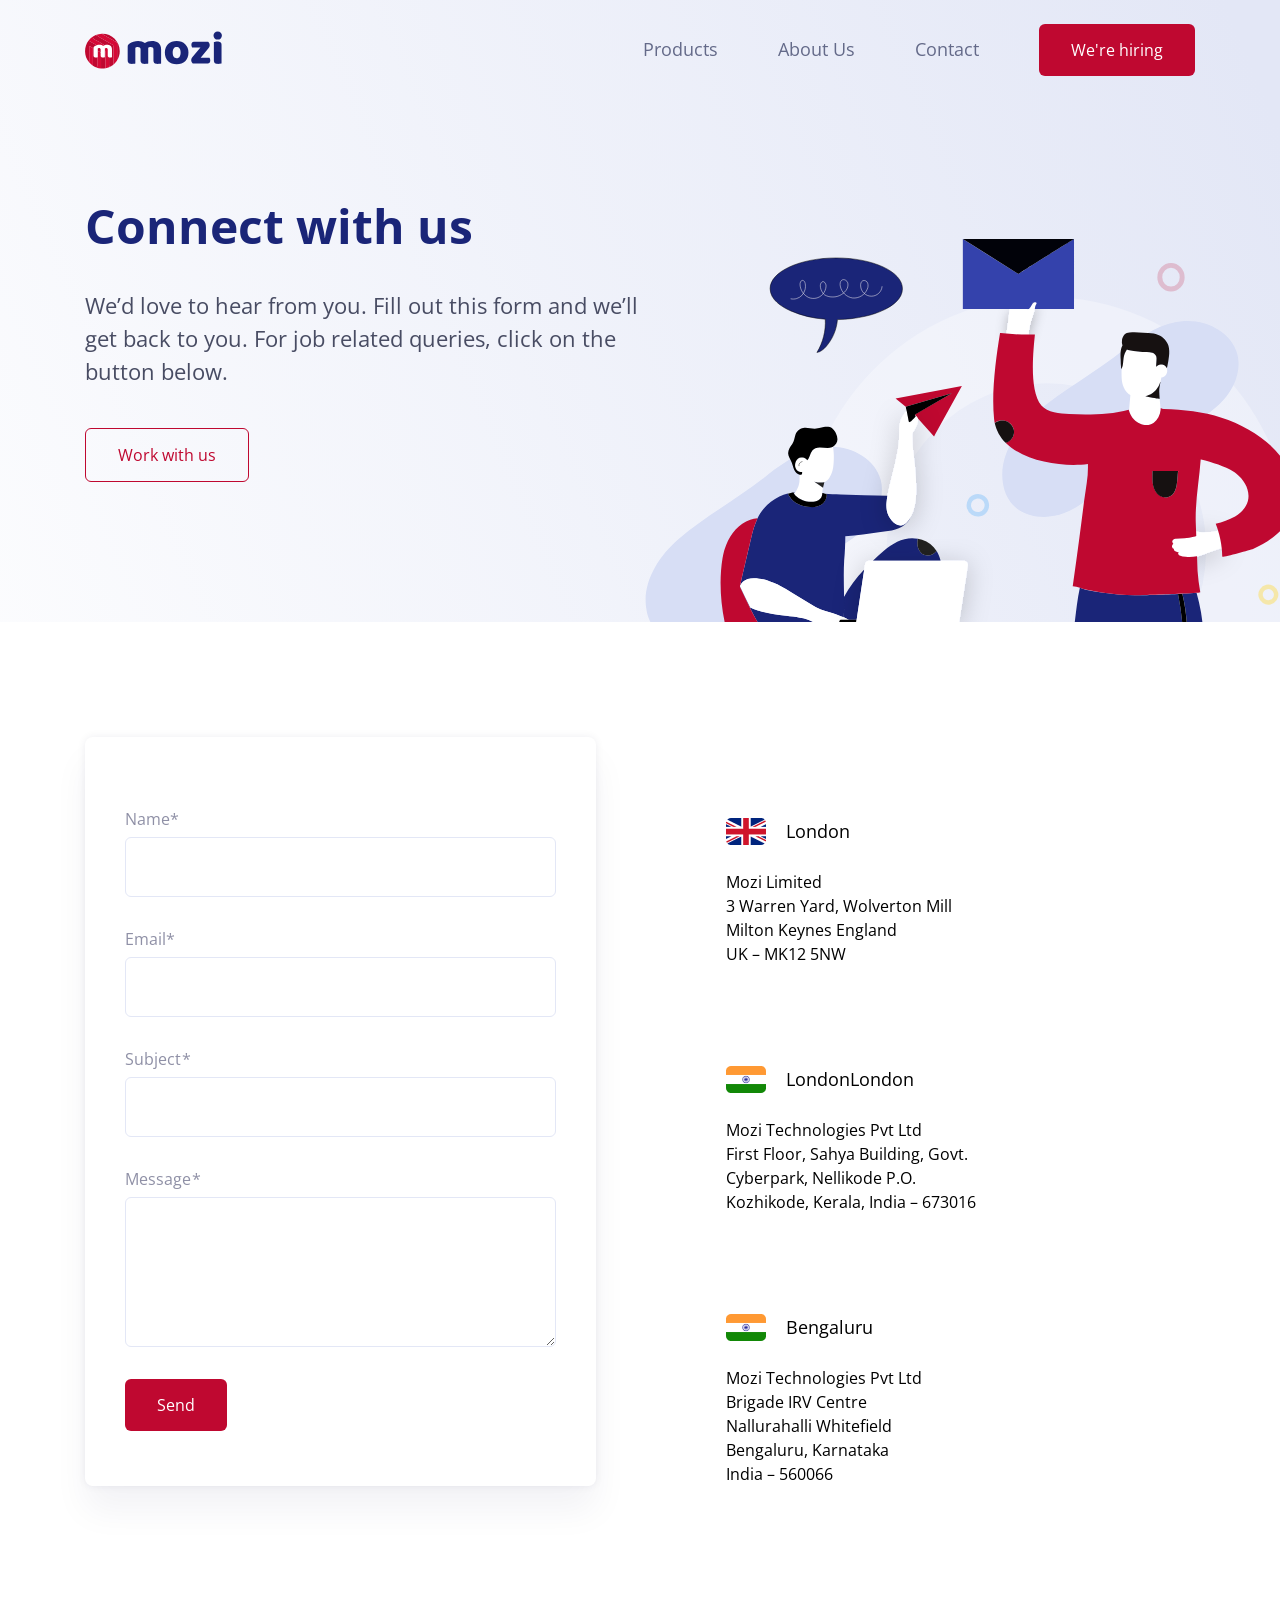
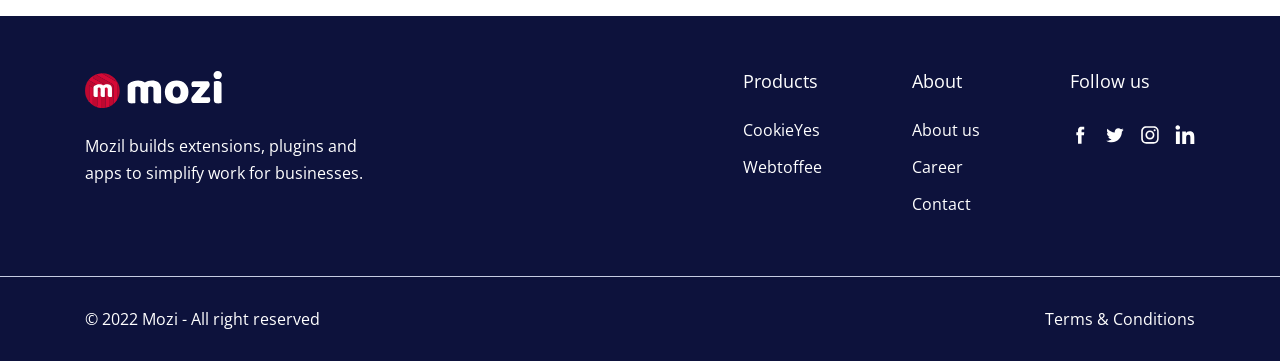
<file: contact.html>
<!DOCTYPE html>
<html lang="en">

<head>
	<meta charset="UTF-8">
	<meta http-equiv="X-UA-Compatible" content="IE=edge">
	<meta name="viewport" content="width=device-width, initial-scale=1.0">
	<title>Contact</title>
	<link rel="stylesheet" href="css/style.css">
	<link href="https://fonts.googleapis.com/css2?family=Open+Sans:wght@400;700&display=swap" rel="stylesheet">
</head>

<body>

	<svg display="none">

		<symbol viewBox="0 0 512 512" id="arrow">
			<g clip-path="url(#clip0_473_386)">
				<path
					d="M322.7,128.4L423,233.4c6,5.8,9,13.7,9,22.4c0,8.7-3,16.5-9,22.4L322.7,383.6c-11.9,12.5-31.3,12.5-43.2,0  c-11.9-12.5-11.9-32.7,0-45.2l48.2-50.4h-217C93.7,288,80,273.7,80,256c0-17.7,13.7-32,30.6-32h217l-48.2-50.4  c-11.9-12.5-11.9-32.7,0-45.2C291.4,115.9,310.7,115.9,322.7,128.4z" />
			</g>
		</symbol>

		<symbol viewBox="0 0 56.693 56.693" id="facebook">
			<path
				d="M40.43,21.739h-7.645v-5.014c0-1.883,1.248-2.322,2.127-2.322c0.877,0,5.395,0,5.395,0V6.125l-7.43-0.029  c-8.248,0-10.125,6.174-10.125,10.125v5.518h-4.77v8.53h4.77c0,10.947,0,24.137,0,24.137h10.033c0,0,0-13.32,0-24.137h6.77  L40.43,21.739z" />
		</symbol>

		<symbol viewBox="0 0 56.693 56.693" id="twitter">
			<path
				d="M52.837,15.065c-1.811,0.805-3.76,1.348-5.805,1.591c2.088-1.25,3.689-3.23,4.444-5.592c-1.953,1.159-4.115,2-6.418,2.454  c-1.843-1.964-4.47-3.192-7.377-3.192c-5.581,0-10.106,4.525-10.106,10.107c0,0.791,0.089,1.562,0.262,2.303  c-8.4-0.422-15.848-4.445-20.833-10.56c-0.87,1.492-1.368,3.228-1.368,5.082c0,3.506,1.784,6.6,4.496,8.412  c-1.656-0.053-3.215-0.508-4.578-1.265c-0.001,0.042-0.001,0.085-0.001,0.128c0,4.896,3.484,8.98,8.108,9.91  c-0.848,0.23-1.741,0.354-2.663,0.354c-0.652,0-1.285-0.063-1.902-0.182c1.287,4.015,5.019,6.938,9.441,7.019  c-3.459,2.711-7.816,4.327-12.552,4.327c-0.815,0-1.62-0.048-2.411-0.142c4.474,2.869,9.786,4.541,15.493,4.541  c18.591,0,28.756-15.4,28.756-28.756c0-0.438-0.009-0.875-0.028-1.309C49.769,18.873,51.483,17.092,52.837,15.065z" />
		</symbol>

		<symbol viewBox="0 0 56.7 56.7" id="instagram">
			<g>
				<path d="M28.2,16.7c-7,0-12.8,5.7-12.8,12.8s5.7,12.8,12.8,12.8S41,36.5,41,29.5S35.2,16.7,28.2,16.7z M28.2,37.7
					c-4.5,0-8.2-3.7-8.2-8.2s3.7-8.2,8.2-8.2s8.2,3.7,8.2,8.2S32.7,37.7,28.2,37.7z" />
				<circle cx="41.5" cy="16.4" r="2.9" />
				<path d="M49,8.9c-2.6-2.7-6.3-4.1-10.5-4.1H17.9c-8.7,0-14.5,5.8-14.5,14.5v20.5c0,4.3,1.4,8,4.2,10.7c2.7,2.6,6.3,3.9,10.4,3.9
					h20.4c4.3,0,7.9-1.4,10.5-3.9c2.7-2.6,4.1-6.3,4.1-10.6V19.3C53,15.1,51.6,11.5,49,8.9z M48.6,39.9c0,3.1-1.1,5.6-2.9,7.3
					s-4.3,2.6-7.3,2.6H18c-3,0-5.5-0.9-7.3-2.6C8.9,45.4,8,42.9,8,39.8V19.3c0-3,0.9-5.5,2.7-7.3c1.7-1.7,4.3-2.6,7.3-2.6h20.6
					c3,0,5.5,0.9,7.3,2.7c1.7,1.8,2.7,4.3,2.7,7.2V39.9L48.6,39.9z" />
			</g>
		</symbol>

		<symbol viewBox="0 0 17 17" id="linked">
			<path d="M4.01709 16.5715H0.780099V5.93569H4.10958V16.5715H4.01709ZM2.35236 4.45592C1.33501 4.45592 0.410156 3.62356 0.410156 2.51373C0.410156 1.49639 1.24253 0.571533 2.35236 0.571533C3.36969 0.571533 4.29454 1.4039 4.29454 2.51373C4.29454 3.62356 3.46218 4.45592 2.35236 4.45592ZM16.4102 16.5715H13.0807V11.3923C13.0807 10.19 13.0807 8.61777 11.4159 8.61777C9.65872 8.61777 9.47374 9.91257 9.47374 11.2999V16.5715H6.14426V5.93569H9.28877V7.41547C9.7512 6.58309 10.7685 5.75072 12.4333 5.75072C15.7628 5.75072 16.4102 7.97037 16.4102 10.8374V16.5715Z"/>
		</symbol>
	</svg>

	<div class="wrapper">
		<header class="header">
			<div class="header__container _container">
				<div class="header__logo">
					<img src="img/header/header-logo__icon.svg" alt="Логотип">
				</div>
				<div class="header__menu menu">
					<input type="checkbox" id="menu__toggle">
					<nav class="menu__body">
						<ul class="menu__list">
							<li class="menu__item"><a href="products.html" class="menu__link">Products</a></li>
							<li class="menu__item"><a href="index.html" class="menu__link">About Us</a></li>
							<li class="menu__item"><a href="contact.html" class="menu__link">Contact</a></li>
							<li class="menu__item"><a href="#" class="menu__link menu__link_button button">We're hiring</a>
							</li>
						</ul>
					</nav>
				</div>
				<label for="menu__toggle" class="header__burger">
					<span></span>
					<span></span>
					<span></span>
				</label>
			</div>
		</header>

		<main class="main">
			<section class="contact">
				<div class="contact__container _container">
					<div class="contact__content content">
						<h1 class="content__title">
							Connect with us
						</h1>
						<div class="content__text">
							We’d love to hear from you. Fill out this form and we’ll get back to you. For job related queries,
							click on the button below.
						</div>
						<a class="content__button button button_br" href="#">Work with us</a>
					</div>
					<div class="career__img content-img">
						<img src="img/contact/contact__img.svg" alt="Contact">
					</div>
				</div>
			</section>
			<section class="connect">
				<div class="connect__container _container">
					<div class="connect__form form-connect">
						<form action="#" method="get">
							<div class="form-connect-item">
								<div class="form-connect__name">Name*</div>
								<input class="form-connect__board" type="text" name="username" required>
							</div>
							<div class="form-connect-item">
								<div class="form-connect__name">Email*</div>
								<input class="form-connect__board" type="email" name="usermail" required>
							</div>
							<div class="form-connect-item">
								<div class="form-connect__name">Subject*</div>
								<input class="form-connect__board" type="text" name="usersubject" required>
							</div>
							<div class="form-connect-item">
								<div class="form-connect__name">Message*</div>
								<textarea class="form-connect__board" name="usermessage"></textarea>
							</div>
							<button class="form-connect__button button" type="submit">Send</button>
						</form>
					</div>
					<div class="connect__location location-connect">
						<div class="location-connect__item">
							<div class="location-connect__lable">
								<img src="img/contact/contact-flag__icon.png" alt="Англия"> 
								<span>London</span>
							</div>
							<div class="location-connect__text">
								<p>Mozi Limited </p>
								<p>3 Warren Yard, Wolverton Mill</p>
								<p>Milton Keynes England</p>
								<p>UK – MK12 5NW</p>
							</div>
						</div>
						<div class="location-connect__item">
							<div class="location-connect__lable">
								<img src="img/contact/contact-flag__icon-2.png" alt="Индия"> 
								<span>LondonLondon</span>
							</div>
							<div class="location-connect__text">
								<p>Mozi Technologies Pvt Ltd</p>
								<p>First Floor, Sahya Building, Govt.</p>
								<p>Cyberpark, Nellikode P.O.</p>
								<p>Kozhikode, Kerala, India – 673016</p>
							</div>
						</div>
						<div class="location-connect__item">
							<div class="location-connect__lable">
								<img src="img/contact/contact-flag__icon-2.png" alt="Индия"> 
								<span>Bengaluru </span>
							</div>
							<div class="location-connect__text">
								<p>Mozi Technologies Pvt Ltd</p>
								<p> Brigade IRV Centre </p>
								<p>Nallurahalli Whitefield</p>
								<p>Bengaluru, Karnataka</p>
								<p>India – 560066</p>
							</div>
						</div>
					</div>
				</div>
			</section>
		</main>

		<footer class="footer">
			<div class="footer__top">
				<div class="footer__container _container">
					<div class="footer__disclaimer">
						<div class="footer__logo"><img src="img/footer/footer-logo__icon.svg" alt="Логотип"></div>
						<div class="footer__text">
							Mozil builds extensions, plugins and apps to simplify work for businesses.
						</div>
					</div>
					<div class="footer__lists">
						<ul class="footer__list">
							<div class="footer__lable">Products</div>
							<li class="footer__item"><a class="footer__link" href="products.html">CookieYes</a></li>
							<li class="footer__item"><a class="footer__link" href="products.html">Webtoffee</a></li>
						</ul>
						<ul class="footer__list">
							<div class="footer__lable">About</div>
							<li class="footer__item"><a class="footer__link" href="index.html">About us</a></li>
							<li class="footer__item"><a class="footer__link" href="career.html">Career</a></li>
							<li class="footer__item"><a class="footer__link" href="contact.html">Contact</a></li>
						</ul>
						<div class="footer__media">
							<div class="footer__lable">Follow us</div>
							<ul class="footer__list footer__list_socials">
								<li class="footer__item"><a class="footer__link" href="#"><svg>
											<use xlink:href="#facebook"></use>
										</svg></a></li>
								<li class="footer__item"><a class="footer__link" href="#"><svg>
											<use xlink:href="#twitter"></use>
										</svg></a></li>
								<li class="footer__item"><a class="footer__link" href="#"><svg>
											<use xlink:href="#instagram"></use>
										</svg></a></li>
								<li class="footer__item"><a class="footer__link" href="#"><svg>
											<use xlink:href="#linked"></use>
										</svg></a></li>
							</ul>
						</div>
					</div>
				</div>
			</div>
			<div class="footer__bottom">
				<div class="footer__container _container">
					<div class="footer__reserved">© 2022 Mozi - All right reserved </div>
					<div class="footer__last">Terms & Conditions</div>
				</div>
			</div>
		</footer>
	</div>
</body>

</html>
</file>
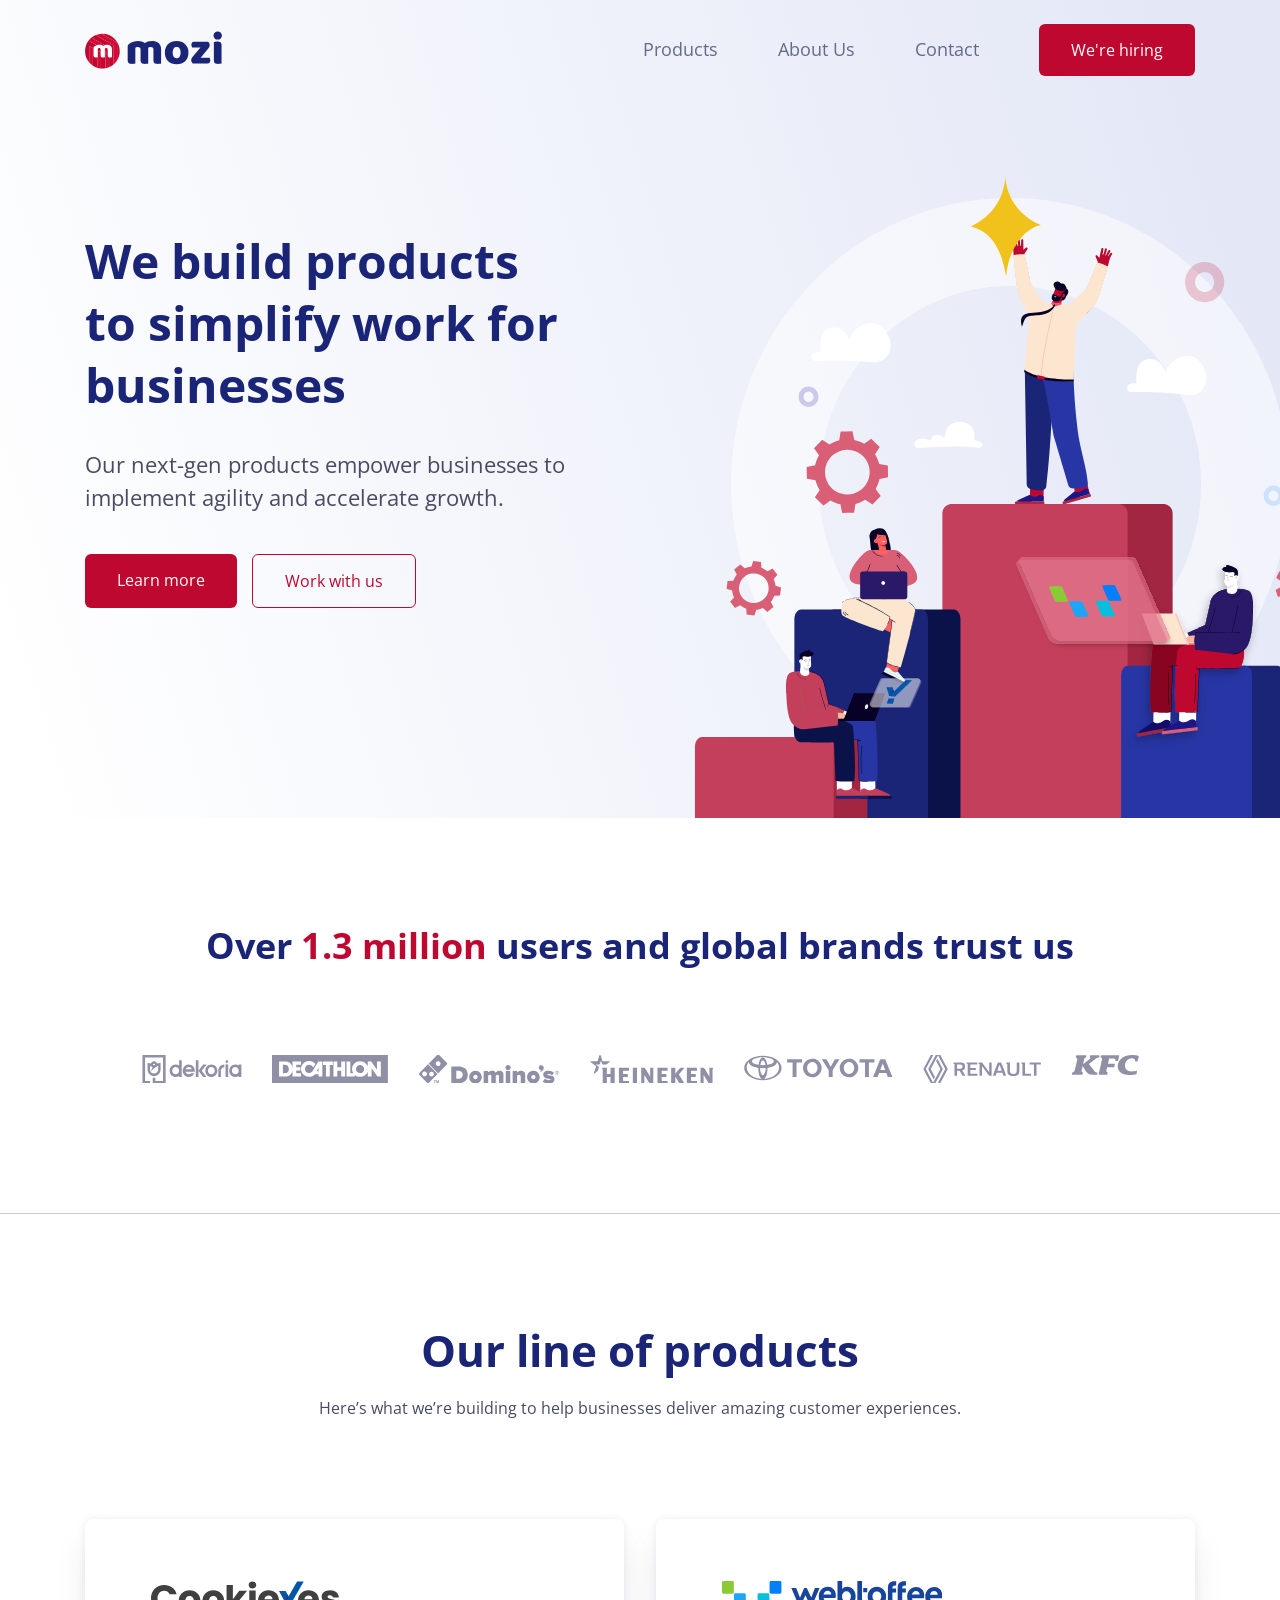
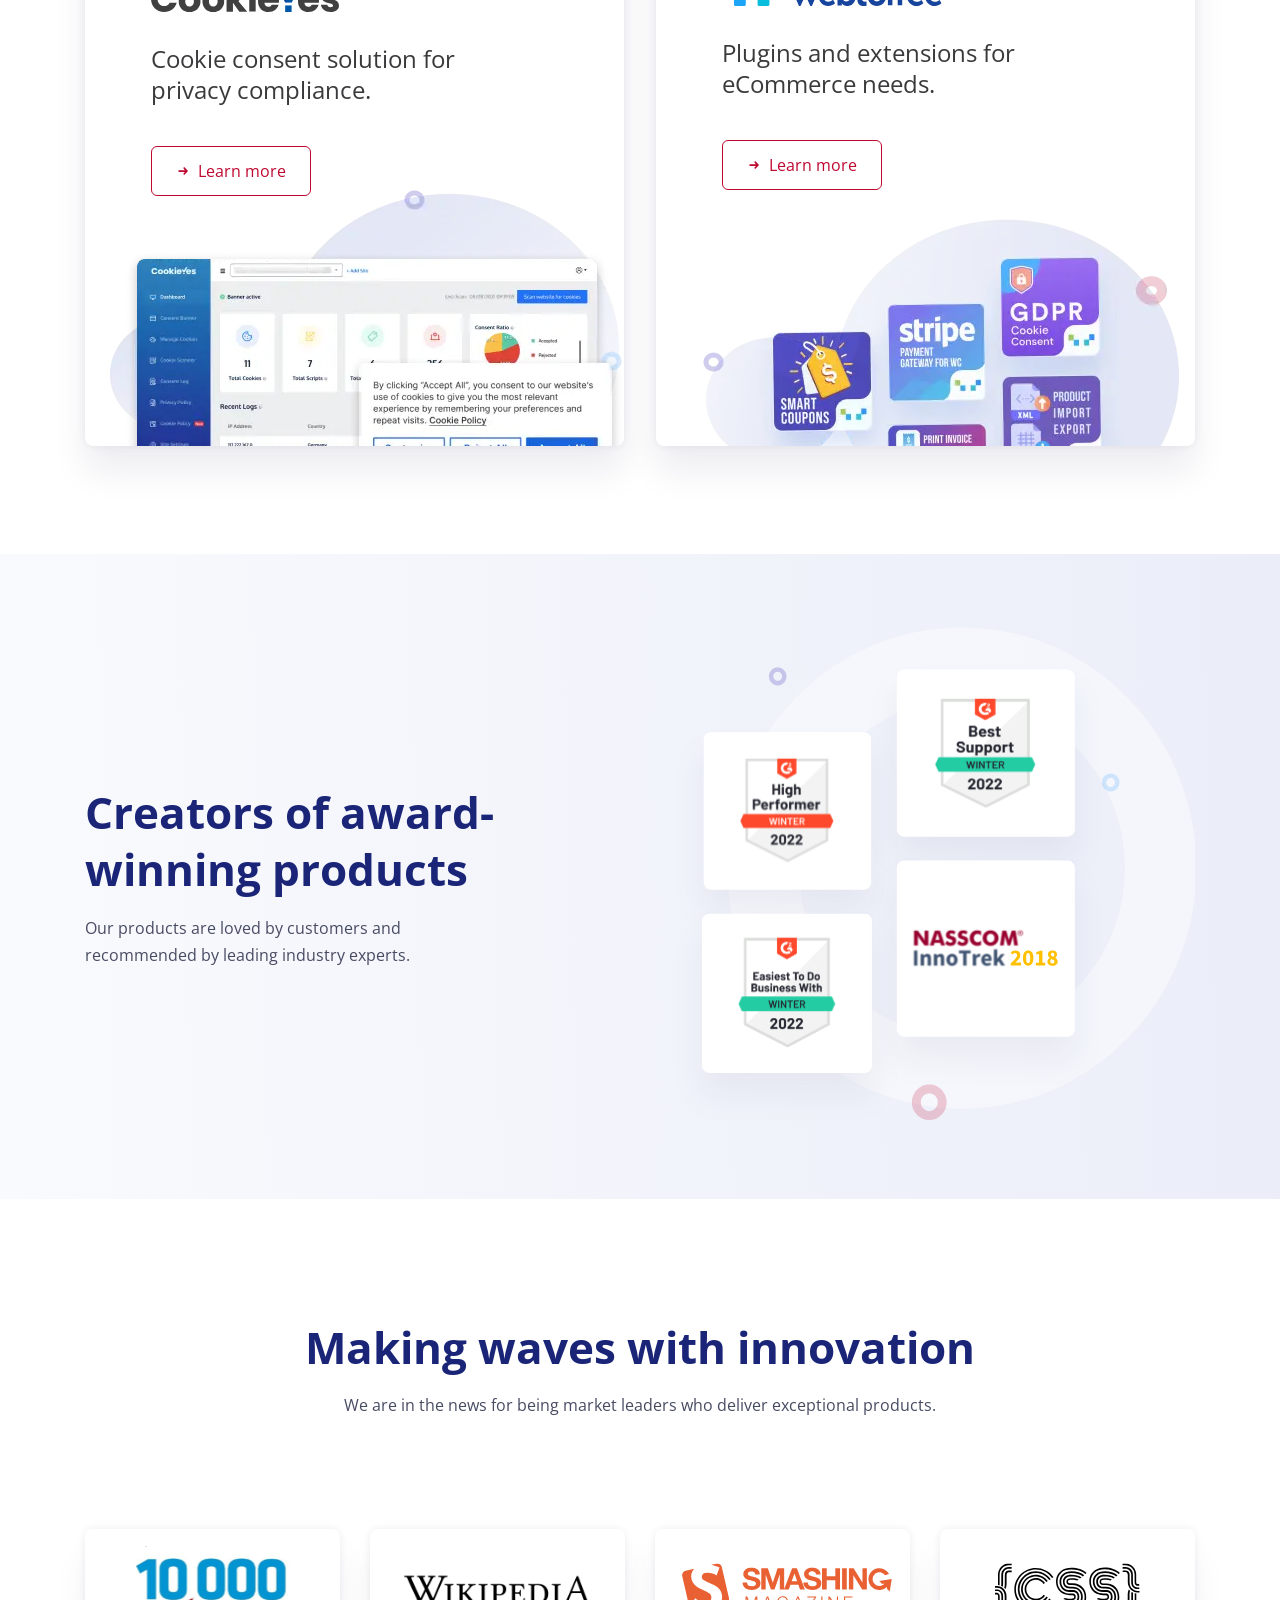
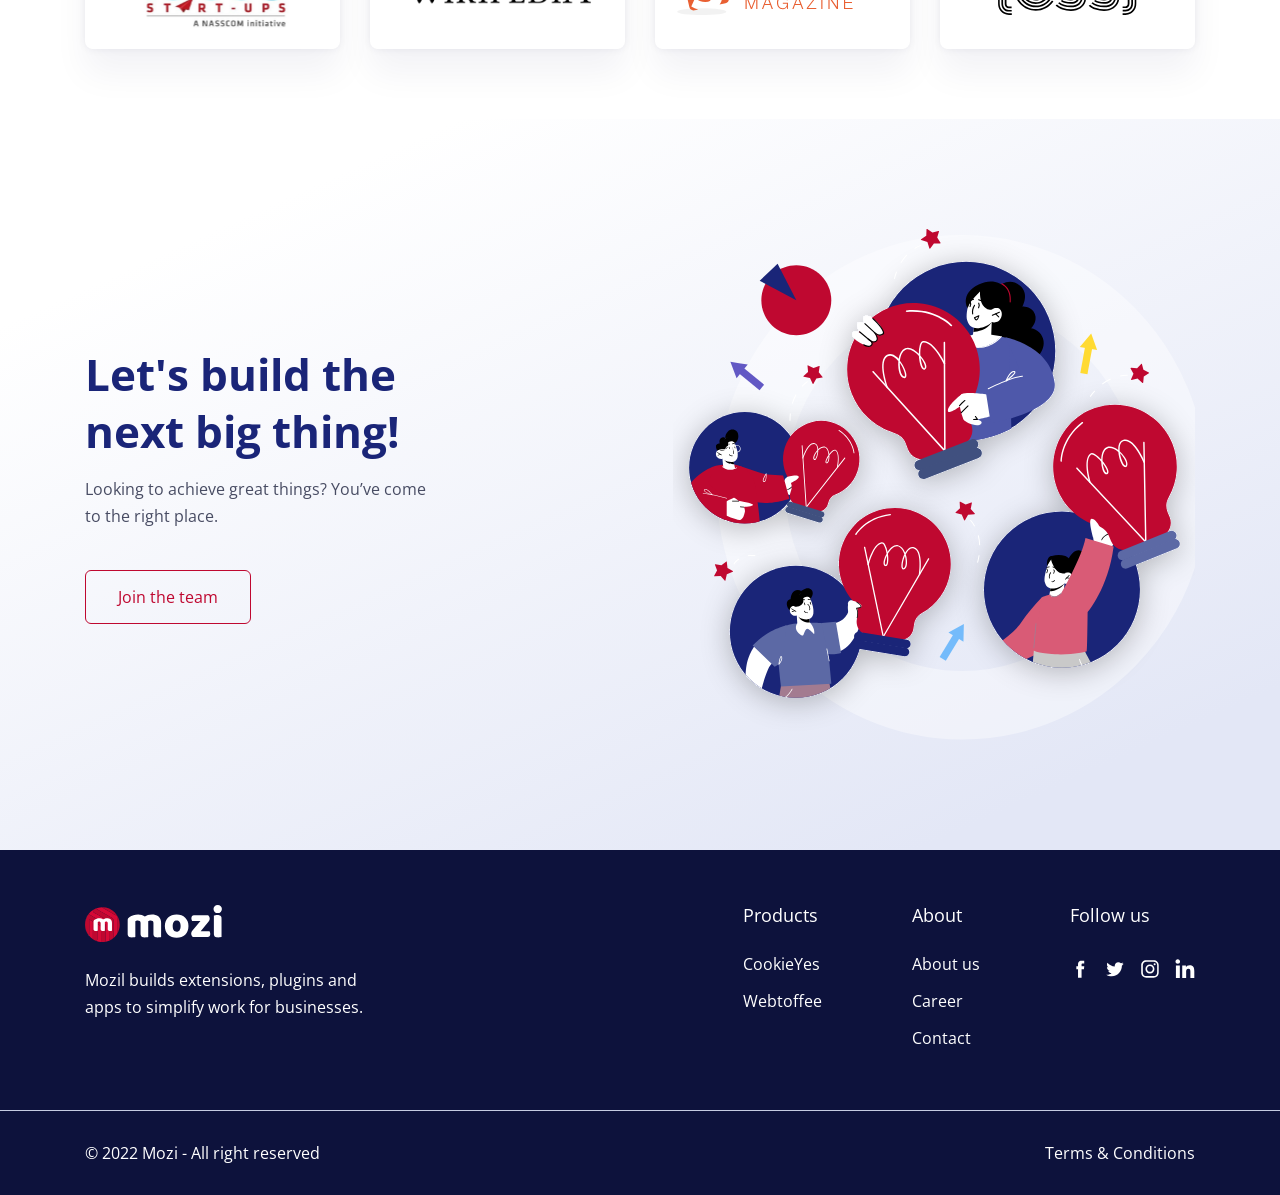
<file: home.html>
<!DOCTYPE html>
<html lang="en">

<head>
	<meta charset="UTF-8">
	<meta http-equiv="X-UA-Compatible" content="IE=edge">
	<meta name="viewport" content="width=device-width, initial-scale=1.0">
	<title>Hero 1</title>
	<link rel="stylesheet" href="css/style.css">
	<link href="https://fonts.googleapis.com/css2?family=Open+Sans:wght@400;700&display=swap" rel="stylesheet">
</head>

<body>

	<svg display="none">

		<symbol viewBox="0 0 512 512" id="arrow">
			<g clip-path="url(#clip0_473_386)">
				<path
					d="M322.7,128.4L423,233.4c6,5.8,9,13.7,9,22.4c0,8.7-3,16.5-9,22.4L322.7,383.6c-11.9,12.5-31.3,12.5-43.2,0  c-11.9-12.5-11.9-32.7,0-45.2l48.2-50.4h-217C93.7,288,80,273.7,80,256c0-17.7,13.7-32,30.6-32h217l-48.2-50.4  c-11.9-12.5-11.9-32.7,0-45.2C291.4,115.9,310.7,115.9,322.7,128.4z" />
			</g>
		</symbol>

		<symbol viewBox="0 0 56.693 56.693" id="facebook">
			<path
				d="M40.43,21.739h-7.645v-5.014c0-1.883,1.248-2.322,2.127-2.322c0.877,0,5.395,0,5.395,0V6.125l-7.43-0.029  c-8.248,0-10.125,6.174-10.125,10.125v5.518h-4.77v8.53h4.77c0,10.947,0,24.137,0,24.137h10.033c0,0,0-13.32,0-24.137h6.77  L40.43,21.739z" />
		</symbol>

		<symbol viewBox="0 0 56.693 56.693" id="twitter">
			<path
				d="M52.837,15.065c-1.811,0.805-3.76,1.348-5.805,1.591c2.088-1.25,3.689-3.23,4.444-5.592c-1.953,1.159-4.115,2-6.418,2.454  c-1.843-1.964-4.47-3.192-7.377-3.192c-5.581,0-10.106,4.525-10.106,10.107c0,0.791,0.089,1.562,0.262,2.303  c-8.4-0.422-15.848-4.445-20.833-10.56c-0.87,1.492-1.368,3.228-1.368,5.082c0,3.506,1.784,6.6,4.496,8.412  c-1.656-0.053-3.215-0.508-4.578-1.265c-0.001,0.042-0.001,0.085-0.001,0.128c0,4.896,3.484,8.98,8.108,9.91  c-0.848,0.23-1.741,0.354-2.663,0.354c-0.652,0-1.285-0.063-1.902-0.182c1.287,4.015,5.019,6.938,9.441,7.019  c-3.459,2.711-7.816,4.327-12.552,4.327c-0.815,0-1.62-0.048-2.411-0.142c4.474,2.869,9.786,4.541,15.493,4.541  c18.591,0,28.756-15.4,28.756-28.756c0-0.438-0.009-0.875-0.028-1.309C49.769,18.873,51.483,17.092,52.837,15.065z" />
		</symbol>

		<symbol viewBox="0 0 56.7 56.7" id="instagram">
			<g>
				<path d="M28.2,16.7c-7,0-12.8,5.7-12.8,12.8s5.7,12.8,12.8,12.8S41,36.5,41,29.5S35.2,16.7,28.2,16.7z M28.2,37.7
					c-4.5,0-8.2-3.7-8.2-8.2s3.7-8.2,8.2-8.2s8.2,3.7,8.2,8.2S32.7,37.7,28.2,37.7z" />
				<circle cx="41.5" cy="16.4" r="2.9" />
				<path d="M49,8.9c-2.6-2.7-6.3-4.1-10.5-4.1H17.9c-8.7,0-14.5,5.8-14.5,14.5v20.5c0,4.3,1.4,8,4.2,10.7c2.7,2.6,6.3,3.9,10.4,3.9
					h20.4c4.3,0,7.9-1.4,10.5-3.9c2.7-2.6,4.1-6.3,4.1-10.6V19.3C53,15.1,51.6,11.5,49,8.9z M48.6,39.9c0,3.1-1.1,5.6-2.9,7.3
					s-4.3,2.6-7.3,2.6H18c-3,0-5.5-0.9-7.3-2.6C8.9,45.4,8,42.9,8,39.8V19.3c0-3,0.9-5.5,2.7-7.3c1.7-1.7,4.3-2.6,7.3-2.6h20.6
					c3,0,5.5,0.9,7.3,2.7c1.7,1.8,2.7,4.3,2.7,7.2V39.9L48.6,39.9z" />
			</g>
		</symbol>

		<symbol viewBox="0 0 17 17" id="linked">
			<path d="M4.01709 16.5715H0.780099V5.93569H4.10958V16.5715H4.01709ZM2.35236 4.45592C1.33501 4.45592 0.410156 3.62356 0.410156 2.51373C0.410156 1.49639 1.24253 0.571533 2.35236 0.571533C3.36969 0.571533 4.29454 1.4039 4.29454 2.51373C4.29454 3.62356 3.46218 4.45592 2.35236 4.45592ZM16.4102 16.5715H13.0807V11.3923C13.0807 10.19 13.0807 8.61777 11.4159 8.61777C9.65872 8.61777 9.47374 9.91257 9.47374 11.2999V16.5715H6.14426V5.93569H9.28877V7.41547C9.7512 6.58309 10.7685 5.75072 12.4333 5.75072C15.7628 5.75072 16.4102 7.97037 16.4102 10.8374V16.5715Z"/>
		</symbol>
	</svg>

	<div class="wrapper">
		<header class="header">
			<div class="header__container _container">
				<div class="header__logo">
					<img src="img/header/header-logo__icon.svg" alt="Логотип">
				</div>
				<div class="header__menu menu">
					<input type="checkbox" id="menu__toggle">
					<nav class="menu__body">
						<ul class="menu__list">
							<li class="menu__item"><a href="products.html" class="menu__link">Products</a></li>
							<li class="menu__item"><a href="index.html" class="menu__link">About Us</a></li>
							<li class="menu__item"><a href="contact.html" class="menu__link">Contact</a></li>
							<li class="menu__item"><a href="#" class="menu__link menu__link_button button">We're hiring</a>
							</li>
						</ul>
					</nav>
				</div>
				<label for="menu__toggle" class="header__burger">
					<span></span>
					<span></span>
					<span></span>
				</label>
			</div>
		</header>
		<main class="main">
			<section class="intro">
				<div class="intro__container _container">
					<div class="intro__content content">
						<h1 class="content__title">
							We build products to simplify work for businesses
						</h1>
						<div class="content__text">
							Our next-gen products empower businesses to implement agility and accelerate growth.
						</div>
						<div class="content__buttons">
							<a href="products.html" class="content__button button">Learn more</a>
							<a href="contact.html" class="content__button button button_br">Work with us</a>
						</div>
					</div>
					<div class="intro__img">
						<img src="img/main/intro/intro-bg__img.svg" alt="Фото с разработчиками">
					</div>
				</div>
			</section>
			<section class="brands">
				<div class="brands__container _container">
					<h2 class="brands__title">Over <span>1.3 million</span> users and global brands trust us </h2>
					<div class="brands__icons">
						<div class="brands__icon"><img src="img/main/brands/dekoria.svg" alt="Dekoria"></div>
						<div class="brands__icon"><img src="img/main/brands/decathlon__icon.svg" alt="Decathlon"></div>
						<div class="brands__icon"><img src="img/main/brands/dominos__icon.svg" alt="Domino's pizza"></div>
						<div class="brands__icon"><img src="img/main/brands/heineken__icon.svg" alt="Heineken"></div>
						<div class="brands__icon"><img src="img/main/brands/toyota__icon.svg" alt="Toyota"></div>
						<div class="brands__icon"><img src="img/main/brands/renault__icon.svg" alt="Renault"></div>
						<div class="brands__icon"><img src="img/main/brands/kfc__icon.svg" alt="KFC"></div>
					</div>
				</div>
			</section>
			<section class="products">
				<div class="products__container _container">
					<div class="products__header block-header">
						<h2 class="block-header__title">
							Our line of products
						</h2>
						<div class="block-header__text">
							Here’s what we’re building to help businesses deliver amazing customer experiences.
						</div>
					</div>
					<div class="products__items">
						<div class="products__item">
							<div class="products__body">
								<div class="products__logo"><img src="img/main/products/cookieyes__logo.svg" alt="Cookieyes">
								</div>
								<div class="products__text">Cookie consent solution for <br> privacy compliance.</div>
								<a href="products.html" class="products__button button button_br"> <span><svg class="button__icon">
											<use xlink:href="#arrow"></use>
										</svg></span> Learn more</a>
							</div>
							<div class="products__bg"><img src="img/main/products/cookieyes-bg__img.webp" alt="Cookieyes-app">
							</div>
						</div>
						<div class="products__item">
							<div class="products__body">
								<div class="products__logo"><img src="img/main/products/webtoffee__logo.svg" alt="Webtoffee">
								</div>
								<div class="products__text">Plugins and extensions for <br> eCommerce needs.</div>
								<a href="products.html" class="products__button button button_br"> <span><svg class="button__icon">
											<use xlink:href="#arrow"></use>
										</svg></span> Learn more</a>
							</div>
							<div class="products__bg"><img src="img/main/products/webtoffee-bg__img.webp" alt="Webtoffee-app">
							</div>
						</div>
					</div>
				</div>
			</section>
			<section class="award">
				<div class="award__container _container">
					<div class="award__header block-header">
						<h2 class="block-header__title">
							Creators of award-winning products
						</h2>
						<div class="block-header__text">
							Our products are loved by customers and recommended by leading industry experts.
						</div>
					</div>
					<div class="award__img">
						<img src="img/main/award/award-bg__img.svg" alt="Картинка с наградами">
					</div>
				</div>
			</section>
			<section class="making">
				<div class="making__container _container">
					<div class="making__header block-header">
						<h2 class="block-header__title">
							Making waves with innovation
						</h2>
						<div class="block-header__text">
							We are in the news for being market leaders who deliver exceptional products.
						</div>
					</div>
					<div class="making__wrapper">
						<div class="making__column">
							<div class="making__logo">
								<img src="img/main/maiking/start-ups__img.svg" alt="Start-Ups">
							</div>
						</div>
						<div class="making__column">
							<div class="making__logo">
								<img src="img/main/maiking/wikipedia__img.svg" alt="Wikipedia">
							</div>
						</div>
						<div class="making__column">
							<div class="making__logo">
								<img src="img/main/maiking/smashing__img.svg" alt="Smashing">
							</div>
						</div>
						<div class="making__column">
							<div class="making__logo">
								<img src="img/main/maiking/css__img.svg" alt="CSS">
							</div>
						</div>
					</div>
				</div>
			</section>
			<section class="build">
				<div class="build__container _container">
					<div class="build__header block-header">
						<h2 class="block-header__title">
							Let's build the next big thing!
						</h2>
						<div class="block-header__text">
							Looking to achieve great things? You’ve come to the right place.
						</div>
						<a class="block-header__button button button_br" href="career.html">Join the team</a>
					</div>
					<div class="build__img">
						<img src="img/main/build/build-bg__img.svg" alt="Люди с идеями">
					</div>
				</div>
			</section>
		</main>
		<footer class="footer">
			<div class="footer__top">
				<div class="footer__container _container">
					<div class="footer__disclaimer">
						<div class="footer__logo"><img src="img/footer/footer-logo__icon.svg" alt="Логотип"></div>
						<div class="footer__text">
							Mozil builds extensions, plugins and apps to simplify work for businesses.
						</div>
					</div>
					<div class="footer__lists">
						<ul class="footer__list">
							<div class="footer__lable">Products</div>
							<li class="footer__item"><a class="footer__link" href="products.html">CookieYes</a></li>
							<li class="footer__item"><a class="footer__link" href="products.html">Webtoffee</a></li>
						</ul>
						<ul class="footer__list">
							<div class="footer__lable">About</div>
							<li class="footer__item"><a class="footer__link" href="index.html">About us</a></li>
							<li class="footer__item"><a class="footer__link" href="career.html">Career</a></li>
							<li class="footer__item"><a class="footer__link" href="contact.html">Contact</a></li>
						</ul>
						<div class="footer__media">
							<div class="footer__lable">Follow us</div>
							<ul class="footer__list footer__list_socials">
								<li class="footer__item"><a class="footer__link" href="#"><svg>
											<use xlink:href="#facebook"></use>
										</svg></a></li>
								<li class="footer__item"><a class="footer__link" href="#"><svg>
											<use xlink:href="#twitter"></use>
										</svg></a></li>
								<li class="footer__item"><a class="footer__link" href="#"><svg>
											<use xlink:href="#instagram"></use>
										</svg></a></li>
								<li class="footer__item"><a class="footer__link" href="#"><svg>
											<use xlink:href="#linked"></use>
										</svg></a></li>
							</ul>
						</div>
					</div>
				</div>
			</div>
			<div class="footer__bottom">
				<div class="footer__container _container">
					<div class="footer__reserved">© 2022 Mozi - All right reserved </div>
					<div class="footer__last">Terms & Conditions</div>
				</div>
			</div>
		</footer>
	</div>
</body>

</html>
</file>
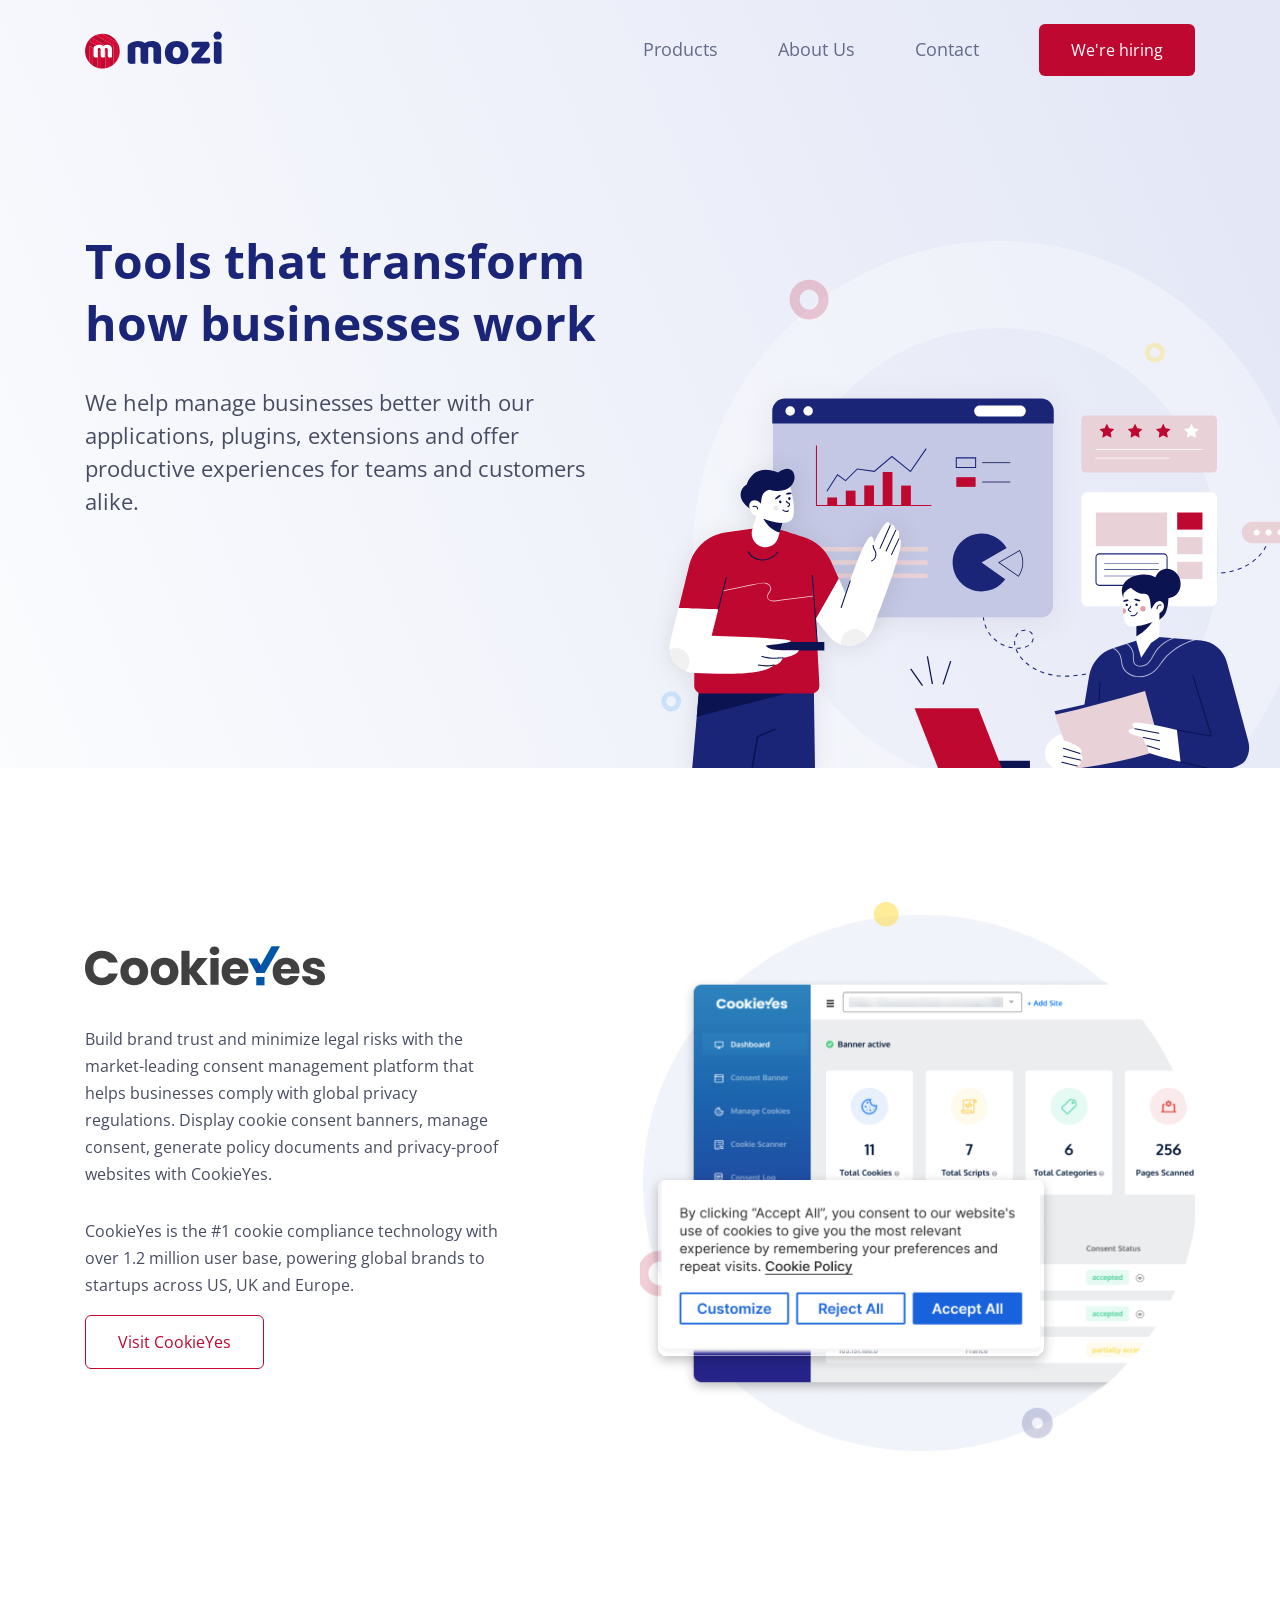
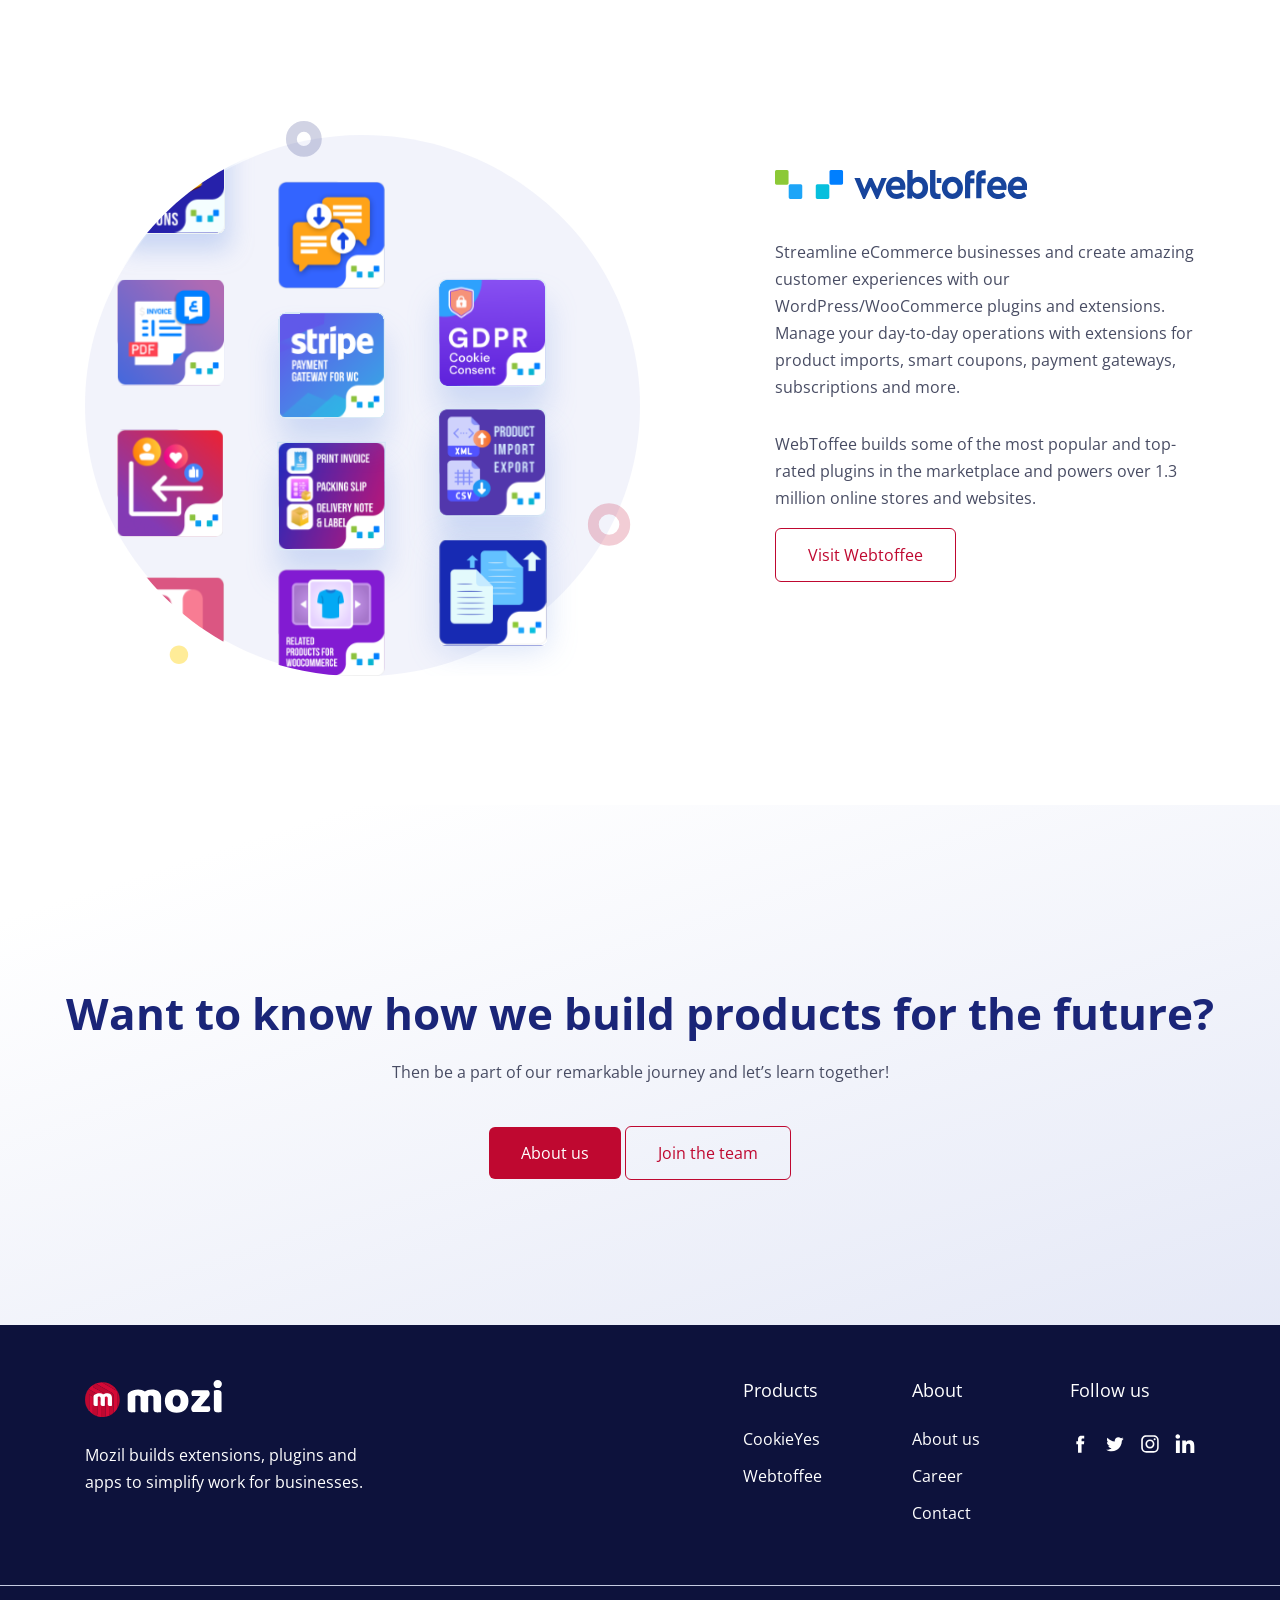
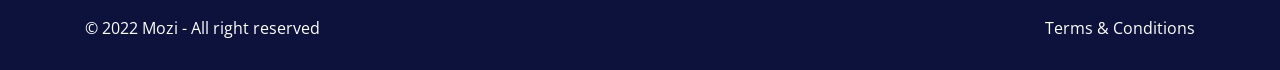
<file: products.html>
<!DOCTYPE html>
<html lang="en">

<head>
	<meta charset="UTF-8">
	<meta http-equiv="X-UA-Compatible" content="IE=edge">
	<meta name="viewport" content="width=device-width, initial-scale=1.0">
	<title>Products</title>
	<link rel="stylesheet" href="css/style.css">
	<link href="https://fonts.googleapis.com/css2?family=Open+Sans:wght@400;700&display=swap" rel="stylesheet">
</head>

<svg display="none">

	<symbol viewBox="0 0 512 512" id="arrow">
		<g clip-path="url(#clip0_473_386)">
			<path
				d="M322.7,128.4L423,233.4c6,5.8,9,13.7,9,22.4c0,8.7-3,16.5-9,22.4L322.7,383.6c-11.9,12.5-31.3,12.5-43.2,0  c-11.9-12.5-11.9-32.7,0-45.2l48.2-50.4h-217C93.7,288,80,273.7,80,256c0-17.7,13.7-32,30.6-32h217l-48.2-50.4  c-11.9-12.5-11.9-32.7,0-45.2C291.4,115.9,310.7,115.9,322.7,128.4z" />
		</g>
	</symbol>

	<symbol viewBox="0 0 56.693 56.693" id="facebook">
		<path
			d="M40.43,21.739h-7.645v-5.014c0-1.883,1.248-2.322,2.127-2.322c0.877,0,5.395,0,5.395,0V6.125l-7.43-0.029  c-8.248,0-10.125,6.174-10.125,10.125v5.518h-4.77v8.53h4.77c0,10.947,0,24.137,0,24.137h10.033c0,0,0-13.32,0-24.137h6.77  L40.43,21.739z" />
	</symbol>

	<symbol viewBox="0 0 56.693 56.693" id="twitter">
		<path
			d="M52.837,15.065c-1.811,0.805-3.76,1.348-5.805,1.591c2.088-1.25,3.689-3.23,4.444-5.592c-1.953,1.159-4.115,2-6.418,2.454  c-1.843-1.964-4.47-3.192-7.377-3.192c-5.581,0-10.106,4.525-10.106,10.107c0,0.791,0.089,1.562,0.262,2.303  c-8.4-0.422-15.848-4.445-20.833-10.56c-0.87,1.492-1.368,3.228-1.368,5.082c0,3.506,1.784,6.6,4.496,8.412  c-1.656-0.053-3.215-0.508-4.578-1.265c-0.001,0.042-0.001,0.085-0.001,0.128c0,4.896,3.484,8.98,8.108,9.91  c-0.848,0.23-1.741,0.354-2.663,0.354c-0.652,0-1.285-0.063-1.902-0.182c1.287,4.015,5.019,6.938,9.441,7.019  c-3.459,2.711-7.816,4.327-12.552,4.327c-0.815,0-1.62-0.048-2.411-0.142c4.474,2.869,9.786,4.541,15.493,4.541  c18.591,0,28.756-15.4,28.756-28.756c0-0.438-0.009-0.875-0.028-1.309C49.769,18.873,51.483,17.092,52.837,15.065z" />
	</symbol>

	<symbol viewBox="0 0 56.7 56.7" id="instagram">
		<g>
			<path d="M28.2,16.7c-7,0-12.8,5.7-12.8,12.8s5.7,12.8,12.8,12.8S41,36.5,41,29.5S35.2,16.7,28.2,16.7z M28.2,37.7
				c-4.5,0-8.2-3.7-8.2-8.2s3.7-8.2,8.2-8.2s8.2,3.7,8.2,8.2S32.7,37.7,28.2,37.7z" />
			<circle cx="41.5" cy="16.4" r="2.9" />
			<path d="M49,8.9c-2.6-2.7-6.3-4.1-10.5-4.1H17.9c-8.7,0-14.5,5.8-14.5,14.5v20.5c0,4.3,1.4,8,4.2,10.7c2.7,2.6,6.3,3.9,10.4,3.9
				h20.4c4.3,0,7.9-1.4,10.5-3.9c2.7-2.6,4.1-6.3,4.1-10.6V19.3C53,15.1,51.6,11.5,49,8.9z M48.6,39.9c0,3.1-1.1,5.6-2.9,7.3
				s-4.3,2.6-7.3,2.6H18c-3,0-5.5-0.9-7.3-2.6C8.9,45.4,8,42.9,8,39.8V19.3c0-3,0.9-5.5,2.7-7.3c1.7-1.7,4.3-2.6,7.3-2.6h20.6
				c3,0,5.5,0.9,7.3,2.7c1.7,1.8,2.7,4.3,2.7,7.2V39.9L48.6,39.9z" />
		</g>
	</symbol>

	<symbol viewBox="0 0 17 17" id="linked">
		<path d="M4.01709 16.5715H0.780099V5.93569H4.10958V16.5715H4.01709ZM2.35236 4.45592C1.33501 4.45592 0.410156 3.62356 0.410156 2.51373C0.410156 1.49639 1.24253 0.571533 2.35236 0.571533C3.36969 0.571533 4.29454 1.4039 4.29454 2.51373C4.29454 3.62356 3.46218 4.45592 2.35236 4.45592ZM16.4102 16.5715H13.0807V11.3923C13.0807 10.19 13.0807 8.61777 11.4159 8.61777C9.65872 8.61777 9.47374 9.91257 9.47374 11.2999V16.5715H6.14426V5.93569H9.28877V7.41547C9.7512 6.58309 10.7685 5.75072 12.4333 5.75072C15.7628 5.75072 16.4102 7.97037 16.4102 10.8374V16.5715Z"/>
	</symbol>
</svg>

<body>
	<div class="wrapper">
		<header class="header">
			<div class="header__container _container">
				<div class="header__logo">
					<img src="img/header/header-logo__icon.svg" alt="Логотип">
				</div>
				<div class="header__menu menu">
					<input type="checkbox" id="menu__toggle">
					<nav class="menu__body">
						<ul class="menu__list">
							<li class="menu__item"><a href="products.html" class="menu__link">Products</a></li>
							<li class="menu__item"><a href="index.html" class="menu__link">About Us</a></li>
							<li class="menu__item"><a href="contact.html" class="menu__link">Contact</a></li>
							<li class="menu__item"><a href="#" class="menu__link menu__link_button button">We're hiring</a>
							</li>
						</ul>
					</nav>
				</div>
				<label for="menu__toggle" class="header__burger">
					<span></span>
					<span></span>
					<span></span>
				</label>
			</div>
		</header>
		<main class="main">
			<section class="tools">
				<div class="tools__container _container">
					<div class="tools__content content">
						<h1 class="content__title">
							Tools that transform how businesses work
						</h1>
						<div class="content__text">
							We help manage businesses better with our applications, plugins, extensions and offer productive
							experiences for teams and customers alike.
						</div>
					</div>
					<div class="tools__bg">
						<div class="tools__wrapper">
							<img src="img/tools/tools-bg__img.svg" alt="Процесс разработки">
						</div>
					</div>
				</div>
			</section>
			<section class="coompanies">
				<div class="coompanies__container _container">
					<div class="coompanies__wrapper">
						<div class="coompanies__header block-header">
							<img class="block-header__img" src="img/cookieyes/cookieyes-logo__icon.svg" alt="Cookieyes">
							<div class="block-header__text">
								<p>Build brand trust and minimize legal risks with the market-leading consent management
									platform that helps businesses comply with global privacy regulations. Display cookie
									consent
									banners, manage consent, generate policy documents and privacy-proof websites with
									CookieYes.
								</p>
								<p>CookieYes is the #1 cookie compliance technology with over 1.2 million user base, powering
									global brands to startups across US, UK and Europe.</p>
							</div>
							<a class="block-header__button button button_br" href="#">Visit CookieYes</a>
						</div>
						<div class="coompanies__bg">
							<img src="img/cookieyes/cookieyes-bg__img.svg" alt="Cookieyes">
						</div>
					</div>
					<div class="coompanies__wrapper coompanies__wrapper_rev">
						<div class="coompanies__header block-header">
							<img class="block-header__img" src="img/webtoffee/webtoffee-logo__icon.svg" alt="Webtoffee">
							<div class="block-header__text">
								<p>
									Streamline eCommerce businesses and create amazing customer experiences with our
									WordPress/WooCommerce plugins and extensions. Manage your day-to-day operations with
									extensions for product imports, smart coupons, payment gateways, subscriptions and more.
								</p>
								<p>
									WebToffee builds some of the most popular and top-rated plugins in the marketplace and powers
									over 1.3 million online stores and websites.
								</p>
							</div>
							<a class="block-header__button button button_br" href="#">Visit Webtoffee</a>
						</div>
						<div class="coompanies__bg">
							<img src="img/webtoffee/webtoffee-bg__img.svg" alt="Webtoffee">
						</div>
					</div>
				</div>
			</section>
			<section class="want">
				<div class="want__container _container">
					<div class="want__header block-header">
						<h2 class="block-header__title">
							Want to know how we build products for the future?
						</h2>
						<div class="block-header__text">
							Then be a part of our remarkable journey and let’s learn together!
						</div>
						<a class="block-header__button button" href="about.html">About us</a>
						<a class="block-header__button button button_br" href="career.html">Join the team</a>
					</div>
				</div>
			</section>
		</main>
		<footer class="footer">
			<div class="footer__top">
				<div class="footer__container _container">
					<div class="footer__disclaimer">
						<div class="footer__logo"><img src="img/footer/footer-logo__icon.svg" alt="Логотип"></div>
						<div class="footer__text">
							Mozil builds extensions, plugins and apps to simplify work for businesses.
						</div>
					</div>
					<div class="footer__lists">
						<ul class="footer__list">
							<div class="footer__lable">Products</div>
							<li class="footer__item"><a class="footer__link" href="products.html">CookieYes</a></li>
							<li class="footer__item"><a class="footer__link" href="products.html">Webtoffee</a></li>
						</ul>
						<ul class="footer__list">
							<div class="footer__lable">About</div>
							<li class="footer__item"><a class="footer__link" href="index.html">About us</a></li>
							<li class="footer__item"><a class="footer__link" href="career.html">Career</a></li>
							<li class="footer__item"><a class="footer__link" href="contact.html">Contact</a></li>
						</ul>
						<div class="footer__media">
							<div class="footer__lable">Follow us</div>
							<ul class="footer__list footer__list_socials">
								<li class="footer__item"><a class="footer__link" href="#"><svg>
											<use xlink:href="#facebook"></use>
										</svg></a></li>
								<li class="footer__item"><a class="footer__link" href="#"><svg>
											<use xlink:href="#twitter"></use>
										</svg></a></li>
								<li class="footer__item"><a class="footer__link" href="#"><svg>
											<use xlink:href="#instagram"></use>
										</svg></a></li>
								<li class="footer__item"><a class="footer__link" href="#"><svg>
											<use xlink:href="#linked"></use>
										</svg></a></li>
							</ul>
						</div>
					</div>
				</div>
			</div>
			<div class="footer__bottom">
				<div class="footer__container _container">
					<div class="footer__reserved">© 2022 Mozi - All right reserved </div>
					<div class="footer__last">Terms & Conditions</div>
				</div>
			</div>
		</footer>
	</div>
</body>

</html>
</file>
<file: css/style.css>
*{
	padding: 0;
	margin: 0;
	border: 0;
}
*,*:before,*:after{
	-moz-box-sizing: border-box;
	-webkit-box-sizing: border-box;
	box-sizing: border-box;
}
:focus,:active{outline: none;}
a:focus,a:active{outline: none;}
nav,footer,header,aside{display: block;}
html,body{
	height: 100%;
	width: 100%;
	font-size: 100%;
	line-height: 1;
	font-size: 14px;
	-ms-text-size-adjust: 100%;
	-moz-text-size-adjust: 100%;
	-webkit-text-size-adjust: 100%;
}
input,button,textarea{font-family:inherit;}
input::-ms-clear{display: none;}
button{cursor: pointer;}
button::-moz-focus-inner {padding:0;border:0;}
a, a:visited{text-decoration: none;}
a:hover{text-decoration: none;}
ul li{list-style: none;}
img{vertical-align: top;}
h1,h2,h3,h4,h5,h6{font-size:inherit;font-weight: 400;}

/*==========================ОСНОВНЫЕ СТИЛИ================================*/
body {
	font-family: "Open Sans", sans-serif;
	font-size: 16px;
	font-weight: 400;
}

.wrapper {
	min-height: 100%;
	overflow: hidden;
	display: flex;
	flex-direction: column;
}

main {
	flex: 1 1 auto;
}

._container {
	margin: 0 auto;
	max-width: 1150px;
	padding: 0px 20px;
}

._ibg {
	position: relative;
}

._ibg img {
	width: 100%;
	height: 100%;
	position: absolute;
	top: 0;
	left: 0;
	object-fit: cover;
}

/*==========================HEADER================================*/
.header {
	width: 100%;
	position: absolute;

}

.header__container {
	min-height: 100px;
	display: flex;
	align-items: center;
	justify-content: space-between;
}

.header__logo {
	position: relative;
	z-index: 4;
}

.menu__list {
	display: flex;
	align-items: center;
	gap: 60px;
}

.menu__link {
	font-size: 18px;
	line-height: 122%;
	color: #646A89;
	transition: all ease 0.3s;
}

@media (max-width:992px) {
	.menu__list {
		gap: 30px;
	}
}

@media (max-width:767px) {
	.menu__body {
		padding: 150px 0px 30px;
		width: 100%;
		height: 100%;
		position: fixed;
		z-index: 3;
		top: -1000%;
		left: 0;
		transition: all ease 0.3s;
		background-color: #ffffff;
	}

	.menu__list {
		flex-direction: column;
	}

	#menu__toggle:checked ~ .menu__body {
		top: 0;
	}
}

/*==========================BUTTON================================*/
.menu__link_button {
	padding: 14px 32px;
} 

.button {
	display: inline-block;
	font-size: 16px;
	line-height: 150%;
	color: #ffffff;
	background-color: #BF0830;
	border-radius: 6px;
	transition: all ease 0.3s;
}

.button_br {
	background-color: transparent;
	color: #BF0830;
	border: 1px solid #BF0830;
}

.button__icon {
	width: 100%;
	height: 100%;
	fill: #BF0830;
	transition: fill ease 0.3s;
}

@media (min-width:992px) {
	.menu__link:hover {
		color: #a50024;
	}

	.button:hover {
		background-color: #a50024;
		color: #ffffff;
	}
	.button:hover .button__icon{
		fill: #ffffff;
	}
}

@media (max-width:767px) {
	.menu__link_button {
		padding: 0;
		font-size: 18px;
		line-height: 122%;
		color: #646A89;
		background-color: transparent;
	}
}

/*==========================BURGER================================*/
#menu__toggle {
	display: none;
}

.header__burger {
	display: none;
}

@media (max-width:767px) {
	.header__burger {
		display: flex;
		flex-direction: column;
		justify-content: space-between;
		flex: 0 0 30px;
		height: 18px;
		position: relative;
		z-index: 3;
	}

	.header__burger span {
		height: 2px;
		background-color: #646A89;
	}
}

/*==========================INTRO================================*/

.intro {
	background: linear-gradient(252.91deg, #E3E7F6 3.68%, rgba(227, 231, 246, 0) 97.82%);
}

.content {
	padding: 230px 0px 210px;
}

.content__title {
	margin: 0px 0px 32px 0px;
	font-size: 48px;
	line-height: 129%;
	font-weight: 700;
	color: #1A2578;
}

.content__text {
	margin: 0px 0px 40px 0px;
	font-size: 22px;
	line-height: 150%;
	color: #484C63;
}

.content__buttons {
	display: flex;
	gap: 15px;
	flex-wrap: wrap;
}

.content__button {
	padding: 14px 32px;
}

.intro__img {
	display: flex;
	align-items: flex-end;
}

@media (max-width: 992px) {
	.content {
		padding: 200px 0px 50px;
	}

	.intro__img {
		padding: 0px 0px 95% 0px;
		position: relative;
		justify-content: center;
	}

	.intro__img img {
		width: 100%;
		height: 100%;
		position: absolute;
		top: 0;
		left: 0;
		object-fit: cover;
	}
}

@media (max-width: 767px) {
	.content {
		padding: 170px 0px 50px;
	}
	.content__button {
		text-align: center;
		flex: 1 1 180px;
	}
}

@media (max-width: 600px) {
	.content__title {
		margin: 0px 0px 32px 0px;
		font-size: 30px;
	}
	
	.content__text {
		margin: 0px 0px 40px 0px;
		font-size: 20px;
	}
}

@media (min-width: 992px) {
	.intro__content {
		flex: 0 0 44%;
	}

	.intro__container {
		display: flex;
	}
}

/*==========================BRANDS================================*/

.brands {
	padding: 100px 0px 130px 0px;
	text-align: center;
	border-bottom: 1px solid #C5CBE2;
}

.brands__container > *:not(:last-child) {
	margin: 0px 0px 80px 0px;
}

.brands__title {
	font-size: 36px;
	line-height: 158%;
	font-weight: 700;
	color: #1A2578;
}

.brands__title span {
	color: #BF0830;
}

.brands__icons {
	display: flex;
	flex-wrap: wrap;
	justify-content: center;
	gap: 30px;
}

.brands__icon img {
	max-height: 30px;
}

.brands__wrapper {
	margin: 0px -16px -30px;
	display: flex;
	justify-content: center;
	flex-wrap: wrap;
}

.brands__column {
	padding: 0px 16px 30px;
	flex: 0 1 33.3333%;
	min-width: 265px;
	max-height: 400px;
}

.brands__body {
	display: flex;
	flex-direction: column;
	height: 100%;
	box-shadow: 0px 0px 8px rgba(22, 23, 72, 0.07), 0px 25px 35px rgba(22, 23, 72, 0.05);
	border-radius: 8px;
}

.brands__content {
	margin: 0px 0px 12px 0px;
	padding: 50px 0px 0px 0px;
	flex: 1 1 auto;
}

.brands__content > *:not(:last-child) {
	margin: 0px 0px 18px 0px;
}

.brands__value {
	font-weight: 700;
	font-size: 56px;
	line-height: 111%;
	color: #1A2578;
}

.brands__name {
	font-size: 22px;
	line-height: 150%;
	color: #484C63;
}

.brands__img img {
	width: 100%;
}


@media (max-width: 992px) {
	.brands {
		padding: 80px 0px 100px 0px;
	}

	.brands__container > *:not(:last-child) {
		margin: 0px 0px 70px 0px;
	}
}

@media (max-width: 767px) {
	.brands__title {
		font-size: 25px;
	}

	.brands {
		padding: 70px 0px 50px 0px;
	}

	.brands__container > *:not(:last-child) {
		margin: 0px 0px 40px 0px;
	}
}

@media (max-width: 400px) {

	.brands__column {
		margin: 0px -20px;
	}

	.brands__icon img {
		max-height: 20px;
	}
}

/*==========================PRODUCTS================================*/

.products {
	padding: 108px 0px;
}

.products__header {
	margin: 0px 0px 97px;
}

.block-header {
	text-align: center;
}

.block-header > *:not(:last-child) {
	margin: 0px 0px 16px 0px;
}

.block-header__img {
	margin: 0px 0px 40px 0px !important;
}

.block-header__title {
	font-size: 44px;
	line-height: 130%;
	font-weight: 700;
	color: #1A2578;
}

.block-header__text {
	line-height: 169%;
	color: #484C63;
}

.products__items {
	display: flex;
	gap: 32px;
}

.products__item {
	position: relative;
	overflow: hidden;
	flex: 0 1 50%;
	box-shadow: 0px 0px 8px rgba(22, 23, 72, 0.07), 0px 25px 35px rgba(22, 23, 72, 0.08);
	border-radius: 8px;
}

.products__body {
	padding: 62px 0px 250px 66px;
}

.products__logo {
	margin: 0px 0px 32px 0px;
}

.products__text {
	margin: 0px 0px 40px 0px;
	font-size: 24px;
	line-height: 129%;
	color: #3A3A3C;
}

.products__button {
	display: inline-flex;
	align-items: center;
	padding: 12px 24px;
}

.products__button span {
	display: inline-flex;
	align-items: center;
	margin: 0px 8px 0px 0px;
	width: 14px;
	height: 14px;
}

.products__bg {
	bottom: 0;
	right: 0;
	position: absolute;
}

@media (max-width:992px) {
	.products {
		padding: 80px 0px;
	}

	.products__header {
		margin: 0px 0px 70px;
	}

	.products__items {
		flex-direction: column;
	}
}

@media (max-width:767px) {
	.products {
		padding: 60px 0px 50px;
	}

	.products__header {
		margin: 0px 0px 60px;
	}

	.block-header__title {
		font-size: 28px;
	}
}

@media (max-width:440px) {

	.products__items {
		margin: 0px -20px;
	}

	.products__body {
		padding: 62px 0px 250px 30px;
	}
}

/*==========================AWARD================================*/

.award {
	padding: 73px 0px;
	background: linear-gradient(268.52deg, #E3E7F6 -52.27%, rgba(227, 231, 246, 0) 138.23%);
}

.award__container {
	display: flex;
	align-items: center;
	justify-content: space-between;
}

.award__header {
	text-align: left;
	max-width: 420px;
}

.award__img {
	flex: 0 0 47%;
	padding: 0px 45% 45% 0px;
	position: relative;
}

.award__img img {
	width: 100%;
	height: 100%;
	position: absolute;
	top: 0;
	left: 0;
	object-fit: cover;
}

@media (min-width:992px) {
	
}

@media (max-width:992px) {
	.award {
		padding: 60px 0px;
	}

	.award__container {
		flex-direction: column;
	}

	.award__header {
		margin: 0px 0px 30px;
	}

	.award__img {
		padding: 0px 63% 60% 0px;
	}
}

/*==========================MAKING================================*/

.making {
	padding: 120px 0px 70px;
}

.making__header {
	margin: 0px 0px 110px;
}

.making__wrapper {
	display: flex;
	margin: 0 -15px -30px;
}

.making__column {	
	padding: 0px 15px 30px;
	flex: 1 1 25%;
	min-width: 260px;
}

.making__logo {
	padding: 15px 20px;
	height: 120px;
	display: flex;
	justify-content: center;
	align-items: center;
	box-shadow: 0px 0px 8px rgba(22, 23, 72, 0.07), 0px 25px 35px rgba(22, 23, 72, 0.05);
	border-radius: 8px;
}

@media (max-width:1050px) {
	.making__wrapper {
		flex-wrap: wrap;
	}
}

@media (max-width:992px) {
	.making {
		padding: 100px 0px 70px;
	}

	.making__header {
		margin: 0px 0px 90px;
	}
}

@media (max-width:767px) {
	.making {
		padding: 80px 0px 70px;
	}

	.making__header {
		margin: 0px 0px 50px;
	}
}

/*==========================BUILD================================*/

.build {
	padding: 110px 0px;
	background: linear-gradient(335.73deg, #E3E7F6 12.46%, rgba(227, 231, 246, 0) 84.19%);
}

.build__container {
	display: flex;
	align-items: center;
	justify-content: space-between;
}

.build__header {
	text-align: left;
}

.build__header .block-header__text {
	margin: 0px 0px 40px;
}

.block-header__button {
	padding: 14px 32px;
}

.build__img {
	flex: 0 0 47%;
	padding: 0px 46% 46% 0px;
	position: relative;
}

.build__img img {
	width: 100%;
	height: 100%;
	position: absolute;
	object-fit: cover;
}

@media (min-width: 700px) {
	.build__header {
		max-width: 350px;
	}
}

@media (max-width: 992px) {
	.build {
		padding: 90px 0px 80px;
	}
}

@media (max-width: 767px) {
	.build {
		padding: 70px 0px 50px;
	}
}

@media (max-width: 700px) {
	.build__container {
		flex-direction: column;
	}

	.build__header {
		margin: 0px 0px 30px;
	}

	.build__img {
		padding: 0px 60% 60% 0px;
	}
}

/*==========================FOOTER================================*/

.footer {
	color: #ffffff;
	background-color: #0D123C;
}

.footer__top {
	padding: 55px 0px 64px;
	border-bottom: 1px solid #C5CBE2;
}

.footer__container {
	display: flex;
	justify-content:space-between;
}

.footer__disclaimer {
	flex: 0 0 290px;
}

.footer__logo {
	margin: 0px 0px 25px;
}

.footer__text {
	line-height: 169%;
}

.footer__lists {
	column-gap: 90px;
	display: flex;
}

.footer__list_socials {
	padding: 0 !important;
	display: flex;
	align-items: flex-start;
	gap: 15px;
}

.footer__list_socials svg {
	width:  20px;
	height: 25px;
	fill: #ffffff;
	transition: fill ease 0.3s;
}

.footer__lable {
	margin: 0px 0px 30px 0px;
	font-size: 18px;
	line-height: 117%;
}

.footer__item:not(:last-child) {
	margin: 0px 0px 21px;
}

.footer__link {
	display: inline-block;
	color: #ffffff;
	transition: color ease 0.3s;
}

.footer__bottom {
	padding: 34px 0px;
}

@media (max-width:460px) {
	.footer__bottom .footer__container {
		flex-direction: column-reverse;
		gap: 15px;
	}
} 

@media (min-width:992px) {
	.footer__link:hover {
		color: #a50024;
	}

	.footer__link:hover svg {
		fill: #a50024;
	}
}


@media (max-width: 992px) {
	.footer__lists {
		column-gap: 60px;
	}
}

@media (max-width: 767px) {
	.footer__lists {
		column-gap: 40px;
	}
}

@media (max-width: 715px) {
	.footer__top .footer__container {
		display: block;
	}

	.footer__disclaimer {
		margin: 0px 0px 40px;
	}

	.footer__lists {
		justify-content:space-between;
	}
}

@media (max-width: 395px) {
	.footer__lists {
		flex-wrap: wrap;
		row-gap: 20px;
	}
}

/*==========================PRODUCTS-PAGE================================*/
/*==========================TOOLS================================*/

.tools {
	background: linear-gradient(247.11deg, #E3E7F6 3.56%, rgba(227, 231, 246, 0) 115.17%);
}

.tools__container {
	display: flex;
}

.tools__content {
	display: flex;
	flex-direction: column;
	justify-content: center;
}

.tools__bg {
	display: flex;
	align-items: flex-end;
	flex: 0 0 50%;
}

.tools__wrapper {
	padding: 0 120% 95% 0;
	position: relative;
}

.tools__wrapper img {
	width: 100%;
	height: 100%;
	position: absolute;
	object-fit: cover;
}

@media (min-width: 870px) {
	.tools__content .content__text {
		max-width: 500px;
	}
}

@media (max-width: 870px) {
	.tools__container {
		flex-direction: column;
	}

	.tools__content {
		position: relative;
		z-index: 2;
		padding: 170px 0px 0px 0px;
	}

	.tools__bg {
		justify-content: flex-end;
	}

	.tools__wrapper {
		margin: -80px 0px 0px 0px;
		padding: 0 63% 50% 0;
	}
}

/*==========================COOMPANIES================================*/

.coompanies__wrapper {
	padding: 101px 0px;
	display: flex;
	align-items: center;
}

.coompanies__wrapper_rev {
	flex-direction: row-reverse;
}

.coompanies__header {
	padding: 77px 0px 122px;
	position: relative;
	z-index: 2;
}

.coompanies__header p:not(:last-child) {
	margin: 0px 0px 30px 0px;
}

.coompanies__bg {
	padding: 0px 50% 50% 0px;
	flex: 0 0 40%;
	position: relative;
}

.coompanies__bg img {
	width: 100%;
	height: 100%;
	position: absolute;
	top: 0;
	left: 0;
	object-fit: cover;
}

@media (max-width: 767px) {
	.coompanies__wrapper {
		padding: 60px 0px 70px;
		flex-direction: column;
	}

	.coompanies__header {
		padding: 0 0 30px;
	}

	.coompanies__bg {
		padding: 0px 76% 75.6% 0px;
	}
}

@media (min-width: 500px) {
	.coompanies__bg {
		margin: -60% 0px 0px 0px;
		opacity: 0.2;
	}
}

@media (min-width: 767px) {
	.coompanies__wrapper {
		align-items: center;
		justify-content: space-between;
	}

	.coompanies__header {
		text-align: left;
	}

	.coompanies__wrapper_rev .coompanies__header {
		margin: 0px 0px 0px 20px;
	}

	.coompanies__header .block-header__text{
		max-width: 420px;
	}

	.coompanies__bg {
		margin: 0;
		opacity: 1;
	}
}

/*==========================WANT================================*/

.want {
	background: linear-gradient(342.12deg, #E3E7F6 -6.53%, rgba(227, 231, 246, 0) 87.81%);
}

.want__container {
	padding: 180px 0px 130px 0px;
}

.want .block-header__text {
	margin: 0px 0px 40px 0px;
}

@media (max-width: 992px) {
	.want__container  {	
		padding: 100px 0px 80px 0px;
	}
}

@media (max-width: 767px) {
	.want__container  {	
		padding: 80px 0px 70px 0px;
	}
}

/*==========================ABOUT================================*/
/*==========================ABOUT-MOZI================================*/

.about-mozi {
	padding: 175px 0px 30px 0px;
	background: linear-gradient(247.11deg, #E3E7F6 3.56%, rgba(227, 231, 246, 0) 115.17%);
}

.about-mozi__container {
	display: flex;
	align-items: center;
	justify-content: space-between;
}

.about-mozi__content {
	padding: 0px 15px 0px 0px;
	position: relative;
	z-index: 2;
}

.about-mozi__content .content__text {
	max-width: 350px;
}

.about-mozi__bg {
	flex: 0 0 50%;
	padding: 0 57.5% 56% 0;
	position: relative;
	
}

.about-mozi__bg img {
	width: 100%;
	height: 100%;
	position: absolute;
	z-index: 0;
	top: 0;
	left: 0;
	object-fit: cover;
}

@media (max-width:740px) {
	.about-mozi {
		padding: 130px 0px 30px 0px;
	}

	.about-mozi__container {
		flex-direction: column;
	}

	.about-mozi__bg {
		margin: -65% 0px 0px 0px;
		padding: 0 74.5% 74% 0;
		opacity: 0.1;
	}
}

/*==========================CODE================================*/

.code {
	padding: 65px 0px;
	background: linear-gradient(268.52deg, #E3E7F6 -52.27%, rgba(227, 231, 246, 0) 138.23%);
}


.code__header {
	margin: 0px 0px 97px 0px;
}

.code__wrapper {
	display: flex;
	flex-wrap: wrap;
	align-items: flex-start;
	gap: 36px;
}

.code__wrapper:not(:last-child) {
	margin-bottom: 36px;
}

.code__item {
	flex: 1 1 30%;
}

.code__body {
	padding: 40px;
	background-color: #ffffff;
	box-shadow: 0px 0px 8px rgba(22, 23, 72, 0.07), 0px 25px 35px rgba(22, 23, 72, 0.05);
	border-radius: 8px;
}

.code__name {
	margin: 0px 0px 32px 0px;
	font-size: 28px;
	line-height: 111%;
	color: #3A3A3C;
}

.code__text {
	font-size: 16px;
	line-height: 169%;
	color: #484C63;
}

@media (max-width: 992x) {
	.code__header {
		margin: 0px 0px 70px 0px;
	}
}

@media (max-width: 767px) {
	.code__header {
		margin: 0px 0px 45px 0px;
	}
}

@media (max-width: 500px) {
	.code__body {
		padding: 20px;
	}
}

/*==========================WHO-WE================================*/

.who-we {
	padding: 0px 0px 90px 0px;
	background: linear-gradient(268.52deg, #E3E7F6 -52.27%, rgba(227, 231, 246, 0) 138.23%);
}

.box__body {
	text-align: left;
}

.box__body .block-header__text p:not(:last-child) {
	margin: 0px 0px 30px;
}

.box__img img {
	width: 100%;
}

@media (min-width: 767px) {
	.who-we__box {
		display: flex;
		justify-content: space-between;
	}

	.box__body {
		flex: 0 1 400px;
	}
}

@media (max-width: 992px) {
	.who-we {
		padding: 0px 0px 80px 0px;
	}
}

@media (max-width: 767px) {
	.who-we {
		padding: 0px 0px 60px 0px;
	}

	.box__body {
		margin: 0px 0px 20px 0px;
	}

	.box__img {
		text-align: right;
	}

	.box__img img {
		width: 70%;
	}
}

/*==========================WHAT-WE================================*/

.what-we {
	padding: 100px 0px;
}

@media (max-width: 992px) {
	.what-we {
		padding: 80px 0px;
	}
}

@media (max-width: 767px) {
	.what-we {
		padding: 60px 0px;
	}
}

@media (min-width: 767px) {
	.what-we__box {
		display: flex;
		flex-direction: row-reverse;
		justify-content: space-between;
	}
}

/*==========================HIRING================================*/

.hiring {
	padding: 150px 0px;
	background: linear-gradient(268.52deg, #E3E7F6 -52.27%, rgba(227, 231, 246, 0) 138.23%);
}

.hiring .button_br {
	position: relative;
}

.hiring__header {
	text-align: left;
}

.button__img {
	position: absolute;
	right: -70%;
	top: 120%;
}

.hiring__img img {
	width: 100%;
}

@media (min-width: 767px) {

	.hiring__header {
		margin: 0px 20px 0px 0px;
		flex: 0 1 340px;
	}

	.hiring__container {
		display: flex;
		justify-content: space-between;
	}
}

@media (max-width: 992px) {
	.hiring {
		padding: 100px 0px;
	}
}

@media (max-width: 767px) {
	.hiring {
		padding: 80px 0px 60px;
	}

	.hiring__header {
		margin: 0px 0px 20px 0px;
	}

	.hiring__img {
		text-align: right;
	}

	.hiring__img img {
		width: 80%;
		opacity: 0.3;
	}
}

/*==========================CAREER================================*/

.career {
	background: linear-gradient(268.52deg, #E3E7F6 -52.27%, rgba(227, 231, 246, 0) 138.23%);
}

.career__content {
	padding: 225px 0px 250px;
}

.career__content span {
	color:#BF0830;
}


.career__img {
	display: flex;
	align-items: flex-end;

}

.career__img img {
	width: 100%;
}

@media (min-width: 992px) {
	.career__container {
		display: flex;
		justify-content: space-between;
	}

	.career__img {
		margin: 0px -100px 0px 0px;
		flex: 0 0 650px;
	}
}

@media (max-width: 992px) {
	.career__content {
		padding: 200px 0px 0px;
	}

	.career__img {
		justify-content: flex-end;
	}

	.career__img img {
		width: 70%;
	}
}

@media (max-width: 767px) {
	.career__content {
		padding: 150px 0px 0px;
	}
}

/*==========================OFFER================================*/

.offer 	{
	padding: 120px 0px 42px 0px;
}

.offer__header {
	margin: 0px 0px 109px 0px;
}

.offer__wraapper {
	display: flex;
	flex-wrap: wrap;
	gap: 36px;
}

.offer__item {
	flex: 1 1 30%
}

.offer__body {
	padding: 40px;
	height: 100%;
	min-width: 293px;
	box-shadow: 0px 0px 8px rgba(22, 23, 72, 0.07), 0px 25px 35px rgba(22, 23, 72, 0.05);
	border-radius: 8px;
}

.offer__lable {
	margin: 0px 0px 38px 0px;
	display: flex;
	align-items: center;
	font-size: 28px;
	line-height: 111%;
	color: #3A3A3C;
}

.offer__text {
	font-size: 16px;
	line-height: 169%;
	color: #484C63;
}

@media (max-width: 992px) {
	.offer 	{
		padding: 100px 0px 42px 0px;
	}

	.offer__header {
		margin: 0px 0px 80px 0px;
	}
}

@media (max-width: 767px) {
	.offer 	{
		padding: 80px 0px 42px 0px;
	}

	.offer__header {
		margin: 0px 0px 50px 0px;
	}
}

/*==========================LIFE-MOZI================================*/

.life-mozi {
	padding: 56px 0px;
	background: linear-gradient(270.76deg, #E3E7F6 -55.5%, rgba(227, 231, 246, 0) 145.36%);
}

.life-mozi__container {
	display: flex;
	flex-wrap: wrap;
	justify-content: space-between;
	gap: 30px;
	
}

.life-mozi__wrapper {
	flex: 1 1 48%;
	min-height: 100%;
	display: flex;
	align-items: center;
}

.life-mozi__header {
	text-align: left;
	max-width: 325px;
	
}

.life-mozi__img {
	flex: 1 1 48%;
}

.life-mozi__img img {
	height: 100%;
	width: 100%;
}

/*==========================JOIN================================*/

.join {
	padding: 120px 0px 40px 0px;
	text-align: center;
}

.join__header {
	margin: 0px 0px 100px 0px;
}

.join__items {
	margin: 0px 0px 68px 0px;
}

.join__item {
	padding: 35px 60px;
	display: flex;
	justify-content: space-between;
	align-items: center;
	box-shadow: 0px 0px 8px rgba(22, 23, 72, 0.07), 0px 17px 35px rgba(22, 23, 72, 0.05);
	border-radius: 8px;
}

.join__item:not(:last-child) {
	margin: 0px 0px 30px 0px;
}

.join__position {
	margin: 0px 0px 24px 0px;
	font-size: 28px;
	line-height: 96%;
	color: #484C63;
}

.join__info {
	font-size: 20px;
	line-height: 135%;
	color: #8F90A6;
}

.join__work-time {
	margin: 0px 15px 0px 0px;
	padding: 0px 0px 0px 30px;
	background: url(../img/join/join-time__icon.svg) 0 0 no-repeat;
}

.join__location {
	padding: 0px 0px 0px 30px;
	background: url(../img/join/join-location__icon.svg) 0 0 no-repeat;
}

.join__button{
	padding: 14px 32px;
}

@media (max-width: 992px) {
	.join {
		padding: 100px 0px 40px 0px;
	}

	.join__header {
		margin: 0px 0px 80px 0px;
	}
}

@media (max-width: 767px) {
	.join {
		padding: 80px 0px 40px 0px;
	}

	.join__header {
		margin: 0px 0px 60px 0px;
	}

	.join__item {
		flex-direction: column;
		gap: 15px;
	}

	.join__position {
		font-size: 24px;
	}
}

@media (max-width: 460px) {
	.join__item {
		margin: 0px -20px 30px !important;
	}

	.join__item:last-child {
		margin: 0px -20px 0px !important;
	}
}

/*==========================DID-NOT-FIND================================*/

.did-not-find {
	padding: 112px 20px;
	text-align: center;
	background: linear-gradient(342.12deg, #E3E7F6 -6.53%, rgba(227, 231, 246, 0) 87.81%);
}

.did-not-find__header .block-header__text {
	margin: 0px 0px 40px 0px;
}

.did-not-find__button {
	padding: 14px 32px;
}

@media (max-width: 992px) {
	.did-not-find {
		padding: 92px 20px;
	}
}

@media (max-width: 767px) {
	.did-not-find {
		padding: 72px 20px;
	}
}

/*==========================CONTACT PAGE================================*/
/*==========================CONTACT================================*/

.contact {
	background: linear-gradient(247.11deg, #E3E7F6 3.56%, rgba(227, 231, 246, 0) 115.17%);
}

.contact__content {
	padding: 195px 0px 140px 0px;
}

@media (min-width: 992px) {
	.contact__container {
		display: flex;
	}
	
	.contact__content {
		display: flex;
		flex-direction: column;
		justify-content: center;
		align-items: flex-start;
	}
}

@media (max-width: 992px) {
	.contact__content {
		padding: 155px 0px 0px 0px;
	}

	.content-img {
		margin: -60px 0px 0px 0px;
	}
}

@media (max-width: 767px) {
	.contact__content {
		padding: 120px 0px 0px 0px;
	}
}

@media (max-width: 430px) {
	.content-img img {
		opacity: 0.3;
	}
}

/*==========================CONNECT================================*/

.connect {
	padding: 115px 0px 130px;
}

.connect__form {
	padding: 70px 40px 55px;
	box-shadow: 0px 0px 8px rgba(22, 23, 72, 0.07), 0px 25px 35px rgba(22, 23, 72, 0.05);
	border-radius: 8px;
}

.form-connect {
	display: flex;
	flex-direction: column;
}

.form-connect__name {
	margin: 0px 0px 6px 0px;
	font-size: 16px;
	line-height: 150%;
	letter-spacing: 0.005em;
	color: #8F90A6;
}

.form-connect__board {
	padding: 0px 20px 0px 20px;
	width: 100%;
	min-height: 60px;
	border: 1px solid #E3E7F6;
	border-radius: 6px;
}

.form-connect-item textarea {
	padding: 10px 20px;
	min-height: 150px;
}

form > *:not(:last-child) {
	margin: 0px 0px 30px 0px;
}

.form-connect__button {
	padding: 14px 32px;
}

.location-connect {
	display: flex;
	flex-wrap: wrap;
	justify-content: flex-start;
	column-gap: 20px;
	row-gap: 30px;
}

.location-connect__item {
	line-height: 150%;
	color: #000000;
}

.location-connect__lable img {
	margin: 0px 20px 0px 0px;
}

.location-connect__lable {
	margin: 0px 0px 25px 0px;
	display: flex;
	align-items: center;
	font-size: 18px;
}

@media (min-width: 767px) {
	.connect__container {
		display: flex;
	}

	.connect__form {
		margin: 0px 130px 0px 0px;
		flex: 0 1 46%;
	}

	.location-connect {
		flex-direction: column;
		justify-content: flex-end;
	}

	.location-connect > *:not(:last-child) {
		margin: 0px 0px 70px 0px;
	}
}

@media (max-width: 992px) {
	.connect {
		padding: 90px 0px 100px;
	}
}

@media (max-width: 767px) {
	.connect {
		padding: 70px 0px;
	}

	.connect__form {
		margin: 0px 0px 40px 0px;
	}
}

@media (max-width: 400px) {
	.connect__form {
		margin: 0px -20px 20px;
		padding: 0px 20px 55px;
		box-shadow: none;
	}
}
</file>
